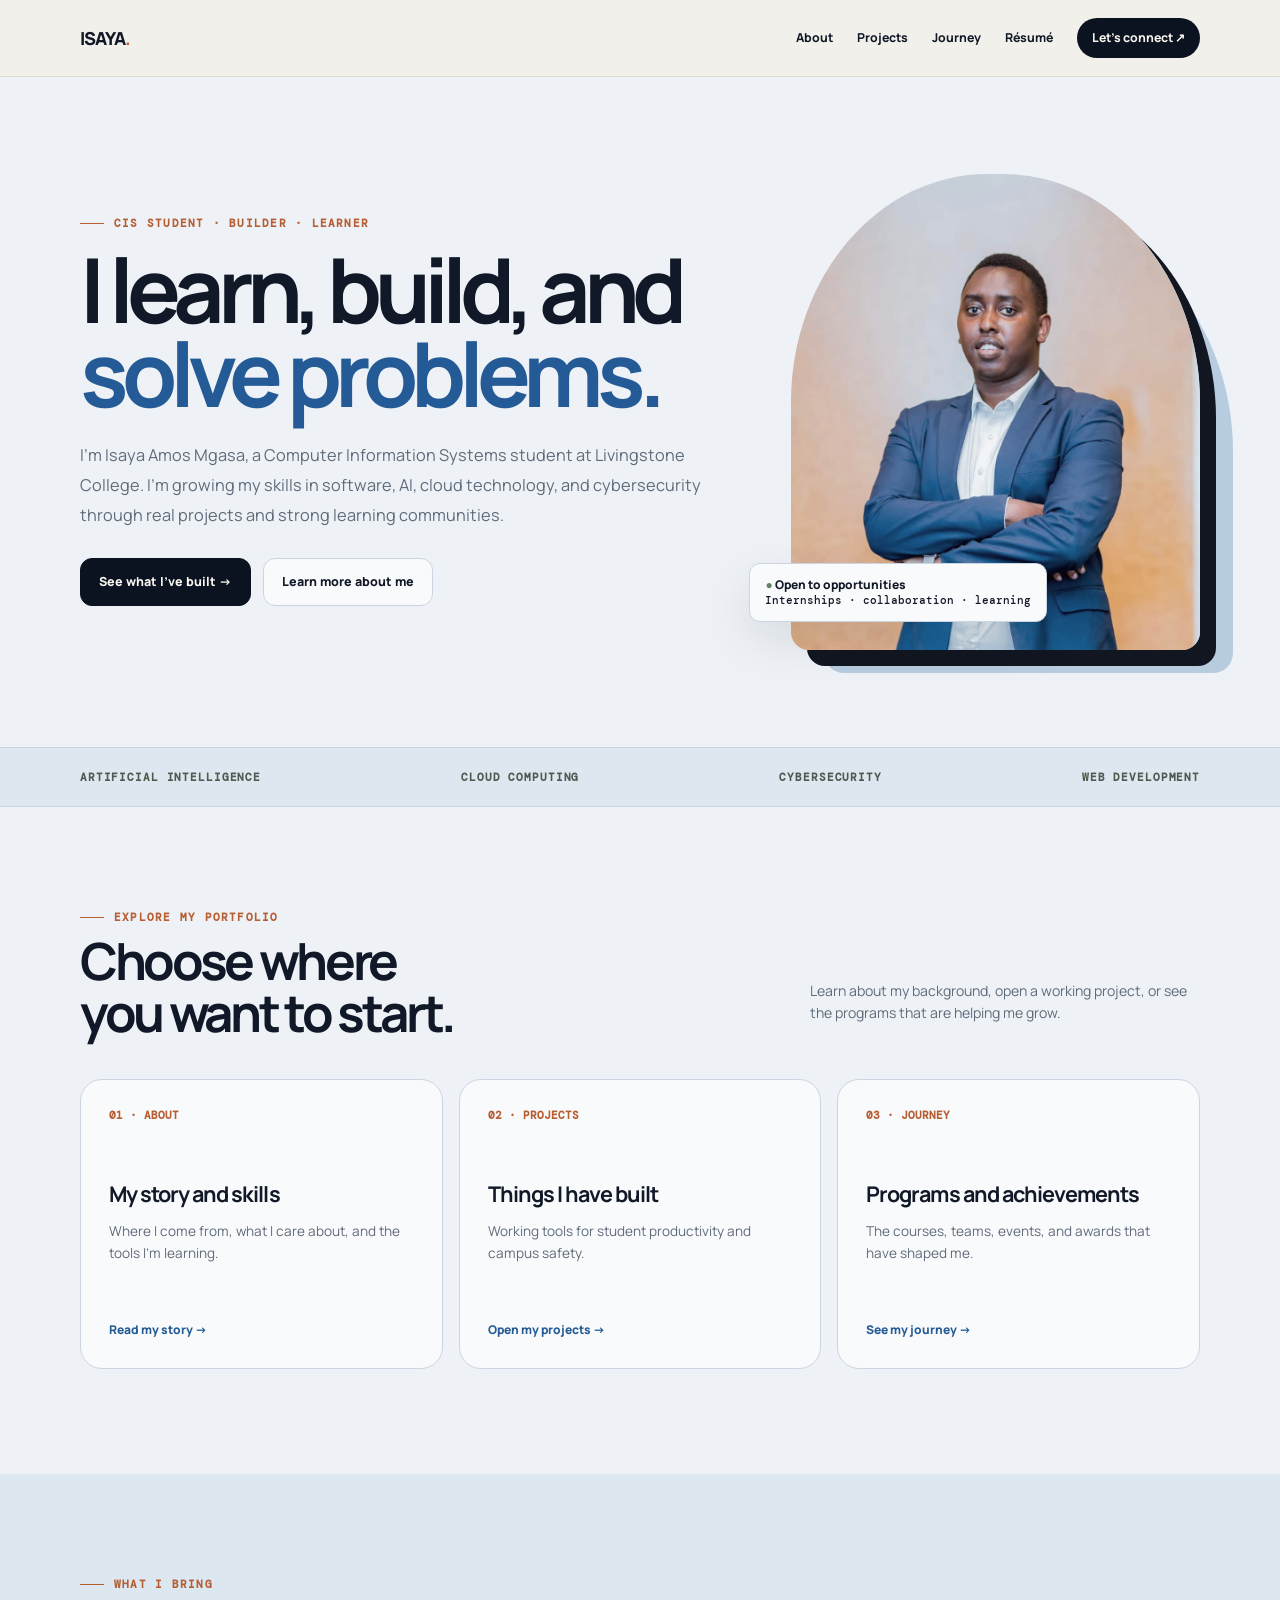
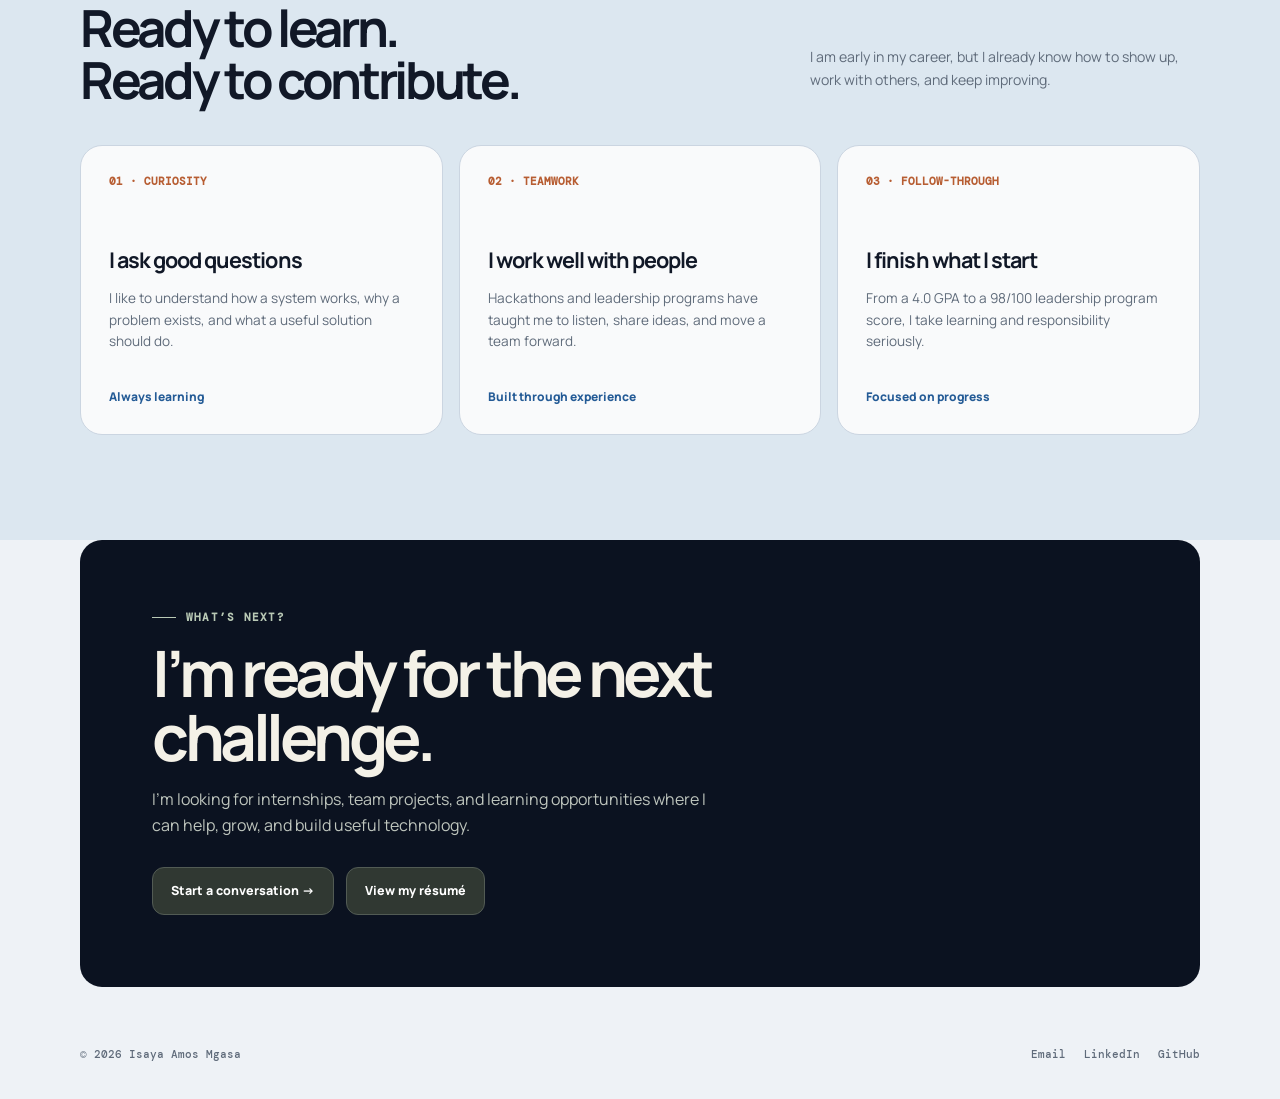
<file: index.html>
<!doctype html><html lang="en"><head><meta charset="utf-8"><meta name="viewport" content="width=device-width,initial-scale=1"><meta name="description" content="Portfolio of Isaya Amos Mgasa, a CIS student building thoughtful technology."><meta name="theme-color" content="#f2f0e9"><title>Isaya Amos Mgasa | Portfolio</title><link rel="preconnect" href="https://fonts.googleapis.com"><link rel="preconnect" href="https://fonts.gstatic.com" crossorigin><link href="https://fonts.googleapis.com/css2?family=DM+Mono:wght@400;500;600&amp;family=Manrope:wght@400;500;600;700;800&amp;display=swap" rel="stylesheet"><link rel="stylesheet" href="styles.css"></head><body>
<header class="site-header"><div class="wrap nav"><a class="brand" href="index.html" aria-current="page">ISAYA<span>.</span></a><button class="menu-button" aria-expanded="false" aria-controls="main-nav">Menu</button><nav class="nav-links" id="main-nav" aria-label="Main navigation"><a href="about.html">About</a><a href="projects.html">Projects</a><a href="journey.html">Journey</a><a href="resume.html">Résumé</a><a class="nav-cta" href="contact.html">Let’s connect ↗</a></nav></div></header>
<main><section class="wrap hero"><div class="reveal"><div class="eyebrow">CIS student · builder · learner</div><h1>I learn, build, and <em>solve problems.</em></h1><p class="lede">I’m Isaya Amos Mgasa, a Computer Information Systems student at Livingstone College. I’m growing my skills in software, AI, cloud technology, and cybersecurity through real projects and strong learning communities.</p><div class="actions"><a class="button primary" href="projects.html">See what I’ve built →</a><a class="button" href="about.html">Learn more about me</a></div></div><div class="portrait reveal"><img src="Profile%20snapshot.jpeg" alt="Portrait of Isaya Amos Mgasa"><div class="status"><b><i>●</i> Open to opportunities</b>Internships · collaboration · learning</div></div></section>
<div class="home-strip"><div class="wrap"><span>Artificial intelligence</span><span>Cloud computing</span><span>Cybersecurity</span><span>Web development</span></div></div>
<section class="section"><div class="wrap"><div class="section-head reveal"><div><div class="eyebrow">Explore my portfolio</div><h2 class="section-title">Choose where<br>you want to start.</h2></div><p class="section-copy">Learn about my background, open a working project, or see the programs that are helping me grow.</p></div><div class="path-grid"><a class="path-card reveal" href="about.html"><span class="number">01 · ABOUT</span><h3>My story and skills</h3><p>Where I come from, what I care about, and the tools I’m learning.</p><span class="card-link">Read my story →</span></a><a class="path-card reveal" href="projects.html"><span class="number">02 · PROJECTS</span><h3>Things I have built</h3><p>Working tools for student productivity and campus safety.</p><span class="card-link">Open my projects →</span></a><a class="path-card reveal" href="journey.html"><span class="number">03 · JOURNEY</span><h3>Programs and achievements</h3><p>The courses, teams, events, and awards that have shaped me.</p><span class="card-link">See my journey →</span></a></div></div></section>
<section class="section alt"><div class="wrap"><div class="section-head reveal"><div><div class="eyebrow">What I bring</div><h2 class="section-title">Ready to learn.<br>Ready to contribute.</h2></div><p class="section-copy">I am early in my career, but I already know how to show up, work with others, and keep improving.</p></div><div class="path-grid"><article class="path-card reveal"><span class="number">01 · CURIOSITY</span><h3>I ask good questions</h3><p>I like to understand how a system works, why a problem exists, and what a useful solution should do.</p><span class="card-link">Always learning</span></article><article class="path-card reveal"><span class="number">02 · TEAMWORK</span><h3>I work well with people</h3><p>Hackathons and leadership programs have taught me to listen, share ideas, and move a team forward.</p><span class="card-link">Built through experience</span></article><article class="path-card reveal"><span class="number">03 · FOLLOW-THROUGH</span><h3>I finish what I start</h3><p>From a 4.0 GPA to a 98/100 leadership program score, I take learning and responsibility seriously.</p><span class="card-link">Focused on progress</span></article></div></div></section></main>
<section class="closing"><div class="wrap closing-box reveal"><div class="eyebrow">What’s next?</div><h2>I’m ready for the next challenge.</h2><p>I’m looking for internships, team projects, and learning opportunities where I can help, grow, and build useful technology.</p><div class="actions"><a class="button" href="contact.html">Start a conversation →</a><a class="button ghost" href="resume.html">View my résumé</a></div></div></section>
<footer class="wrap"><span>© 2026 Isaya Amos Mgasa</span><div class="footer-links"><a href="mailto:isayamgasa@gmail.com">Email</a><a href="https://www.linkedin.com/in/isaya-amos-mgasa-5621a8295/" target="_blank" rel="noopener noreferrer">LinkedIn</a><a href="https://github.com/Amos-Isaya" target="_blank" rel="noopener noreferrer">GitHub</a></div></footer><script src="script.js"></script></body></html>
</file>
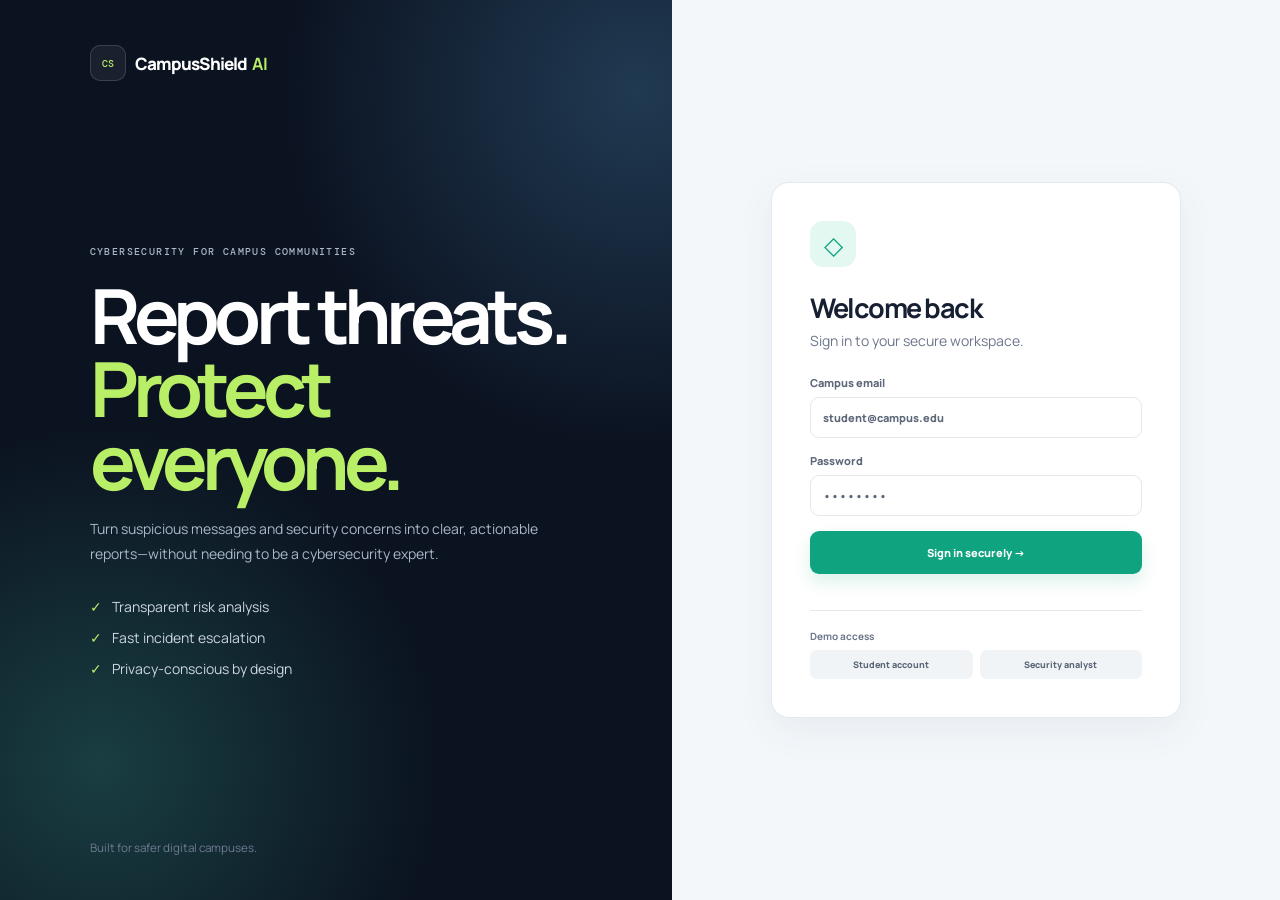
<file: CampusShield-AI/index.html>
<!doctype html><html lang="en"><head><meta charset="utf-8"><meta name="viewport" content="width=device-width,initial-scale=1"><meta http-equiv="refresh" content="0;url=public/"><title>Opening CampusShield AI…</title><script>location.replace('public/')</script></head><body><p><a href="public/">Open CampusShield AI</a></p></body></html>
</file>
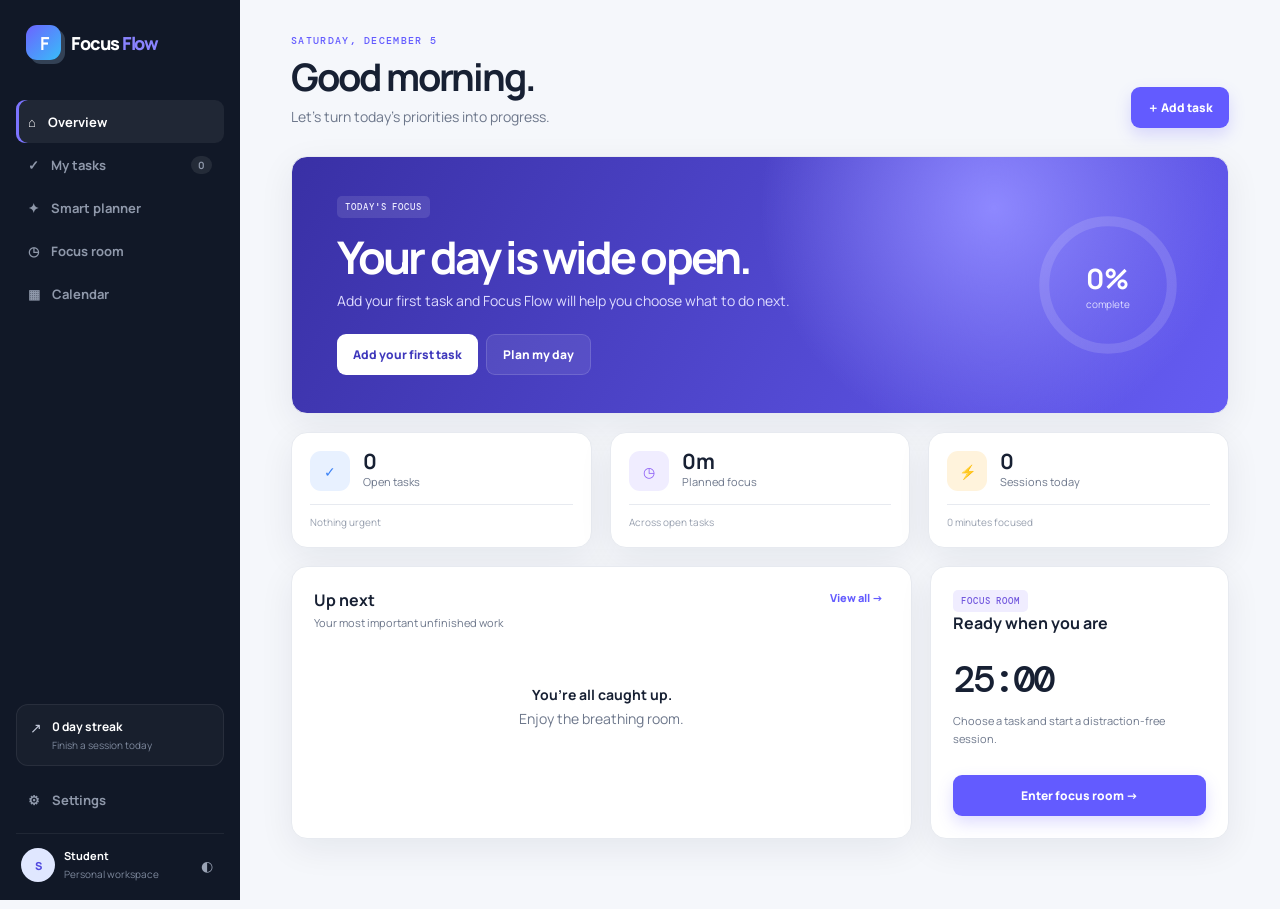
<file: student-productivity-coach/index.html>
<!doctype html>
<html lang="en">
<head>
  <meta charset="utf-8">
  <meta name="viewport" content="width=device-width,initial-scale=1">
  <meta http-equiv="refresh" content="0;url=app.html">
  <title>Opening Focus Flow…</title>
  <script>location.replace('app.html')</script>
</head>
<body>
  <p><a href="app.html">Open Focus Flow</a></p>
</body>
</html>
</file>
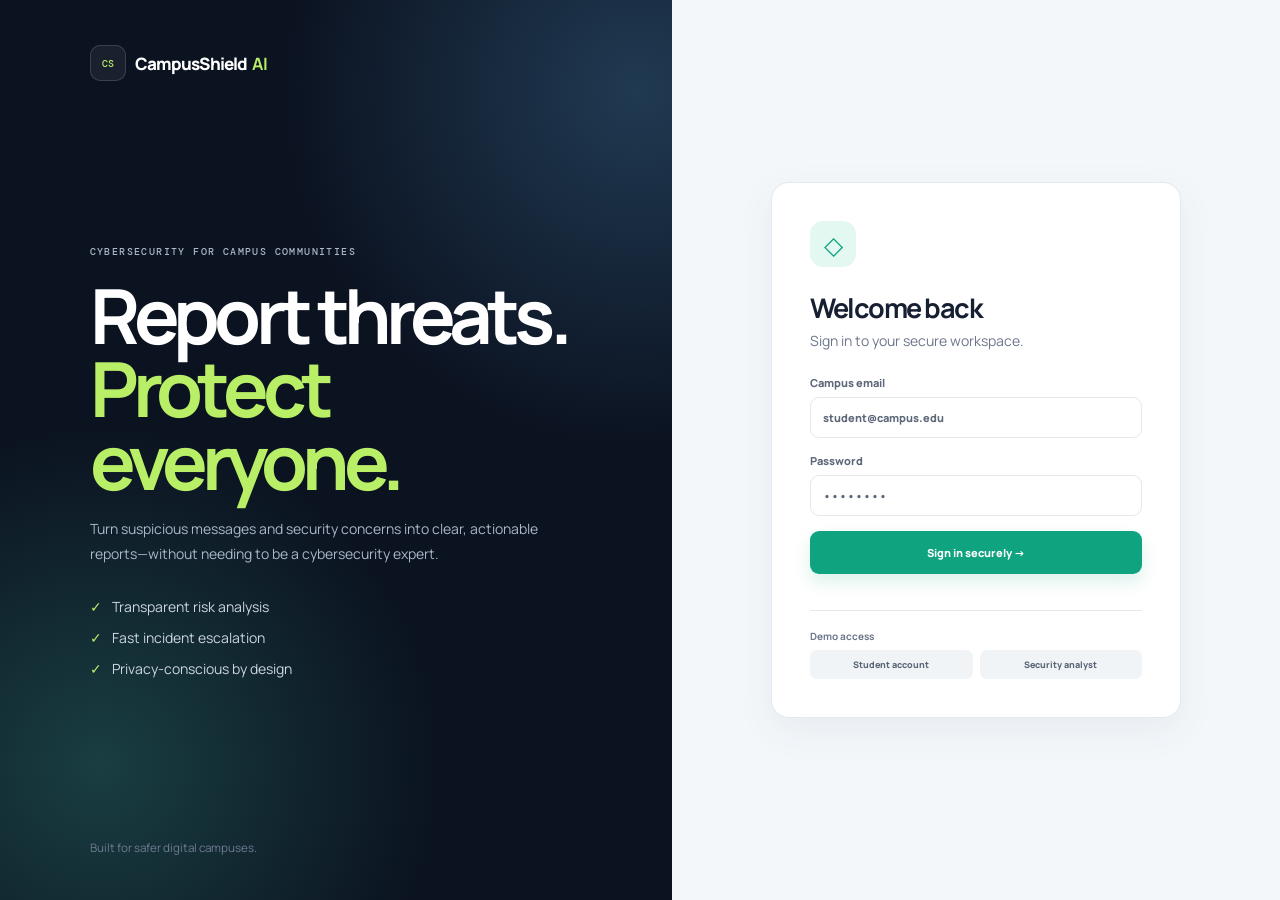
<file: CampusShield-AI/public/index.html>
<!doctype html><html lang="en"><head><meta charset="utf-8"><meta name="viewport" content="width=device-width,initial-scale=1"><meta name="theme-color" content="#0b1220"><meta name="description" content="CampusShield AI helps campus communities report and triage cybersecurity incidents."><title>CampusShield AI</title><link rel="preconnect" href="https://fonts.googleapis.com"><link href="https://fonts.googleapis.com/css2?family=DM+Mono:wght@400;500&family=Manrope:wght@400;500;600;700;800&display=swap" rel="stylesheet"><link rel="stylesheet" href="styles.css"></head><body>
<section class="auth-screen" id="authScreen"><div class="auth-brand"><a class="brand"><span>CS</span>CampusShield <b>AI</b></a><div><p class="eyebrow">CYBERSECURITY FOR CAMPUS COMMUNITIES</p><h1>Report threats.<br><em>Protect everyone.</em></h1><p>Turn suspicious messages and security concerns into clear, actionable reports—without needing to be a cybersecurity expert.</p><ul><li>Transparent risk analysis</li><li>Fast incident escalation</li><li>Privacy-conscious by design</li></ul></div><small>Built for safer digital campuses.</small></div><div class="login-wrap"><form class="login-card" id="loginForm"><span class="shield">◇</span><h2>Welcome back</h2><p>Sign in to your secure workspace.</p><label>Campus email<input id="loginEmail" type="email" required autocomplete="username" value="student@campus.edu"></label><label>Password<input id="loginPassword" type="password" required autocomplete="current-password" value="Demo123!"></label><button class="button primary">Sign in securely →</button><p class="error" id="loginError"></p><div class="demo"><b>Demo access</b><button type="button" data-demo="student">Student account</button><button type="button" data-demo="analyst">Security analyst</button></div></form></div></section>
<div class="app hidden" id="app"><aside class="sidebar"><a class="brand"><span>CS</span>CampusShield <b>AI</b></a><nav><button class="active" data-view="overview">⌂ <span>Overview</span></button><button data-view="report">＋ <span>Report incident</span></button><button data-view="incidents">◇ <span>Incidents</span><i id="incidentCount">0</i></button><button class="analyst-only" data-view="analytics">↗ <span>Threat analytics</span></button><button class="analyst-only" data-view="audit">≡ <span>Audit activity</span></button><button data-view="learn">▤ <span>Safety center</span></button></nav><div class="side-note"><b>Need urgent help?</b><p>Disconnect affected devices and contact campus IT or emergency services.</p></div><div class="account"><i id="avatar">JS</i><div><b id="userName">Jordan Student</b><span id="userRole">Student</span></div><button id="logout" title="Sign out">↗</button></div></aside><main><header class="mobile-head"><button id="menu">☰</button><a class="brand"><span>CS</span>CampusShield <b>AI</b></a><button data-view="report">＋</button></header>
<section class="view active" id="overviewView"><header class="page-head"><div><p class="eyebrow" id="dateLabel"></p><h1 id="welcome">Welcome back.</h1><p id="welcomeCopy">Your reports help protect the entire campus community.</p></div><button class="button primary" data-view="report">＋ Report an incident</button></header><div class="hero"><div><span class="tag safe">SECURITY STATUS</span><h2>Stay alert. You are part of the defense.</h2><p>Not sure whether something is dangerous? Report it. CampusShield provides immediate guidance while keeping security analysts in control.</p><button class="button white" data-view="report">Analyze something suspicious →</button></div><div class="radar"><i></i><i></i><i></i><span>✓</span></div></div><div class="stats" id="overviewStats"></div><section class="panel"><div class="panel-head"><div><h2 id="recentTitle">Your recent reports</h2><p>Latest security activity</p></div><button data-view="incidents">View all →</button></div><div id="recentIncidents" class="incident-list"></div></section></section>
<section class="view" id="reportView"><header class="page-head"><div><p class="eyebrow">NEW SECURITY REPORT</p><h1>Tell us what happened.</h1><p>Share only what is necessary. Never submit passwords or private financial information.</p></div></header><div class="report-grid"><form class="panel report-form" id="reportForm"><div class="step"><b>1</b><div><h2>Incident details</h2><p>Describe the concern in your own words.</p></div></div><label>Short title<input id="reportTitle" maxlength="120" required placeholder="Example: Unexpected password reset email"></label><label>What kind of incident is this?<select id="reportType" required><option value="phishing">Suspicious email or phishing</option><option value="malware">Malware or suspicious file</option><option value="account">Account or login problem</option><option value="harassment">Online harassment or impersonation</option><option value="other">Something else</option></select></label><label>What happened?<textarea id="reportDescription" maxlength="4000" required placeholder="Explain where you saw it and what made you suspicious…"></textarea></label><label>Suspicious text or URL <small>Optional—do not include passwords</small><textarea id="reportContent" maxlength="8000" placeholder="Paste the suspicious message or link here for analysis…"></textarea></label><label class="consent"><input type="checkbox" required> <span>I confirm this report does not contain passwords, Social Security numbers, or banking details.</span></label><button class="button primary">Analyze and submit report ✦</button></form><aside><section class="panel guidance"><span>!</span><h2>Before you submit</h2><ul><li>Do not click suspicious links again.</li><li>Do not download or open attachments.</li><li>Preserve the original message if safe.</li><li>Disconnect a device if you suspect malware.</li></ul></section><section class="panel privacy"><b>Privacy reminder</b><p>Your report is visible to authorized campus security analysts. Include only information needed to investigate.</p></section></aside></div></section>
<section class="view" id="resultView"><header class="page-head"><div><p class="eyebrow">INITIAL TRIAGE COMPLETE</p><h1>Report received.</h1><p>A security analyst should verify this automated assessment.</p></div></header><section class="panel result" id="resultCard"></section></section>
<section class="view" id="incidentsView"><header class="page-head"><div><p class="eyebrow">INCIDENT CENTER</p><h1 id="incidentsHeading">Security reports</h1><p>Review status, risk assessment, and recommended next steps.</p></div><button class="button primary" data-view="report">＋ New report</button></header><section class="panel"><div class="toolbar"><label>⌕<input id="search" type="search" placeholder="Search reports…"></label><div id="filters"><button class="active" data-filter="all">All</button><button data-filter="new">New</button><button data-filter="investigating">Investigating</button><button data-filter="resolved">Resolved</button></div></div><div class="incident-list roomy" id="incidentList"></div></section></section>
<section class="view analyst-only" id="analyticsView"><header class="page-head"><div><p class="eyebrow">THREAT INTELLIGENCE</p><h1>Security at a glance.</h1><p>Monitor reported threats and prioritize the analyst workload.</p></div></header><div class="stats" id="analyticsStats"></div><div class="analytics-grid"><section class="panel chart-card"><h2>Reports by category</h2><div id="typeChart"></div></section><section class="panel chart-card"><h2>Severity distribution</h2><div id="severityChart"></div></section></div></section>
<section class="view analyst-only" id="auditView"><header class="page-head"><div><p class="eyebrow">ACCOUNTABILITY</p><h1>Audit activity.</h1><p>A traceable record of sensitive actions in the system.</p></div></header><section class="panel table-wrap"><table><thead><tr><th>Time</th><th>User</th><th>Action</th><th>Resource</th><th>Detail</th></tr></thead><tbody id="auditTable"></tbody></table></section></section>
<section class="view" id="learnView"><header class="page-head"><div><p class="eyebrow">SAFETY CENTER</p><h1>Recognize the warning signs.</h1><p>Small habits can prevent serious security incidents.</p></div></header><div class="learn-grid"><article class="panel"><i>01</i><h2>Pause before acting</h2><p>Urgency is a common manipulation technique. Slow down and verify unexpected requests through an official channel.</p></article><article class="panel"><i>02</i><h2>Inspect the sender</h2><p>Look for misspelled domains, unusual addresses, and display names that imitate trusted organizations.</p></article><article class="panel"><i>03</i><h2>Protect credentials</h2><p>Never provide passwords or verification codes through email, text, or an unfamiliar login page.</p></article><article class="panel"><i>04</i><h2>Report early</h2><p>Reporting a suspicious message—even if you did not click it—can protect other people from the same campaign.</p></article></div></section>
</main></div><div class="toast" id="toast"></div><script src="app.js"></script></body></html>
</file>
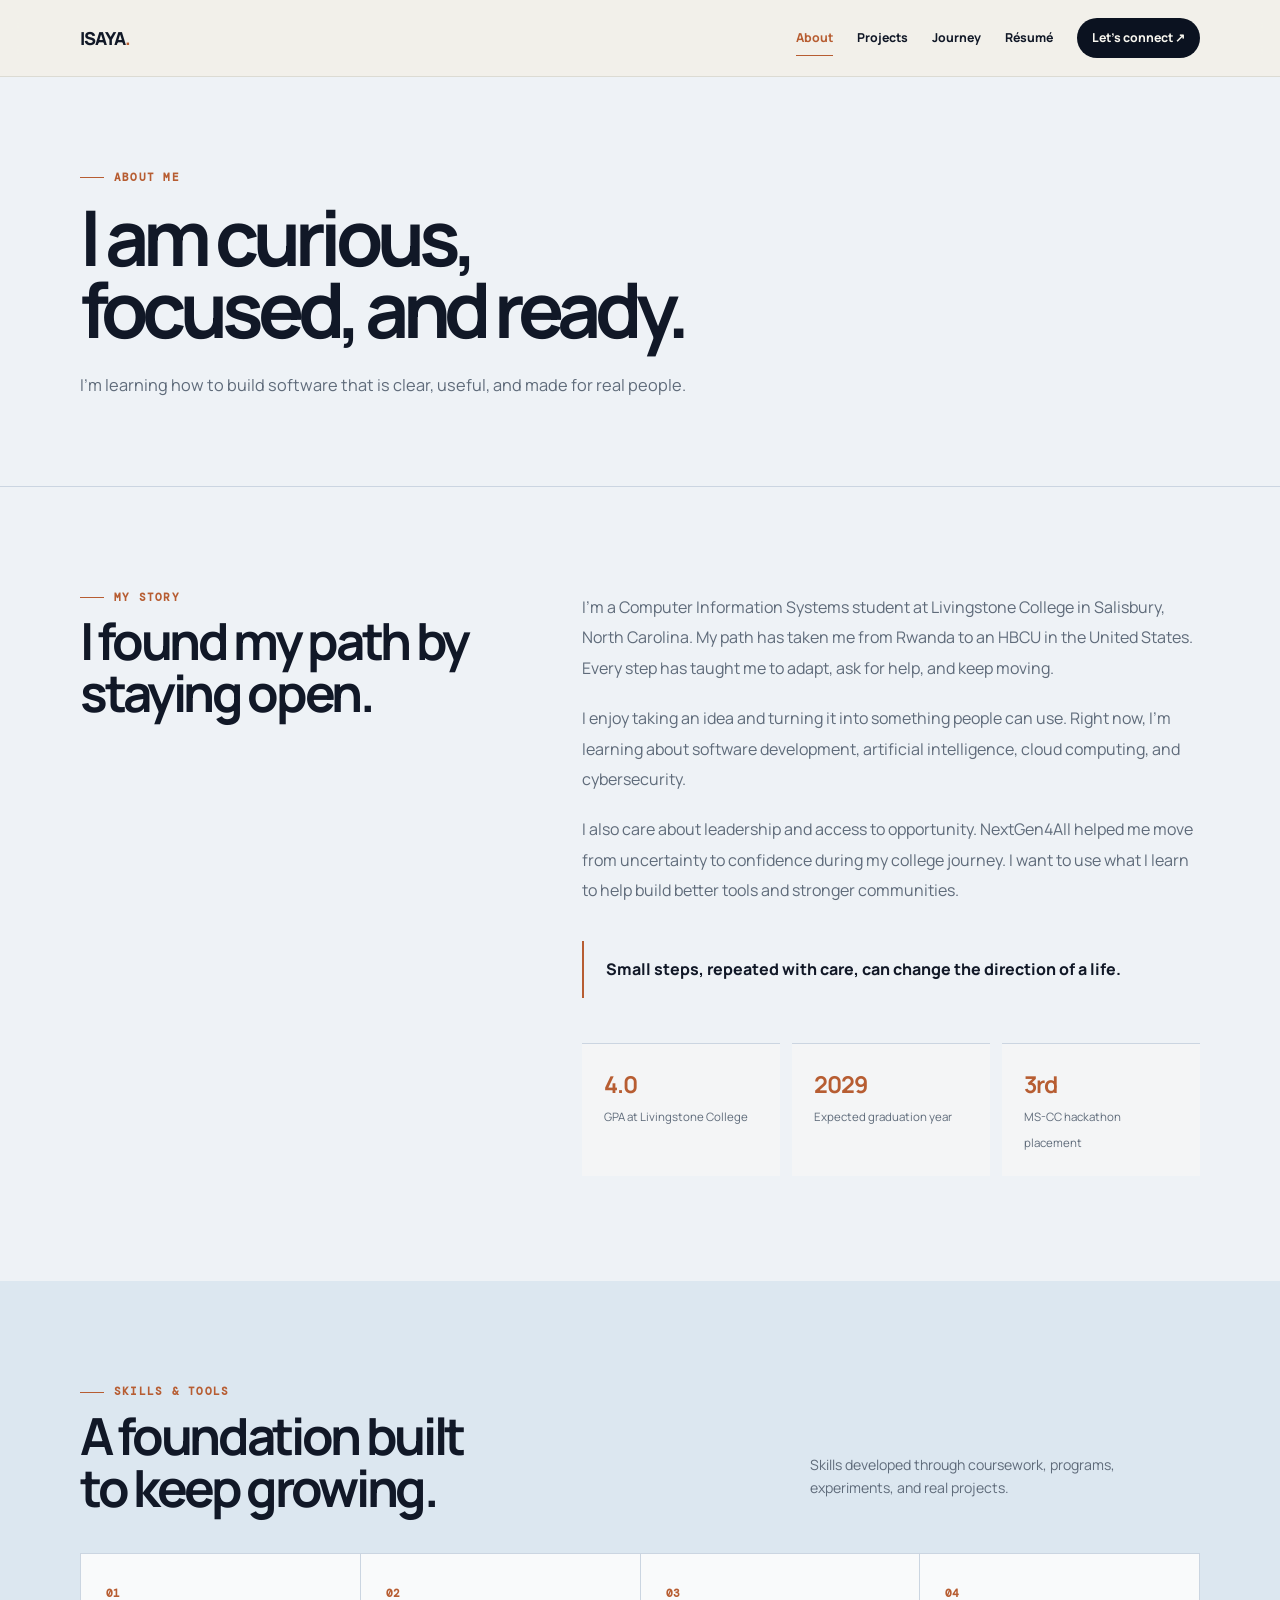
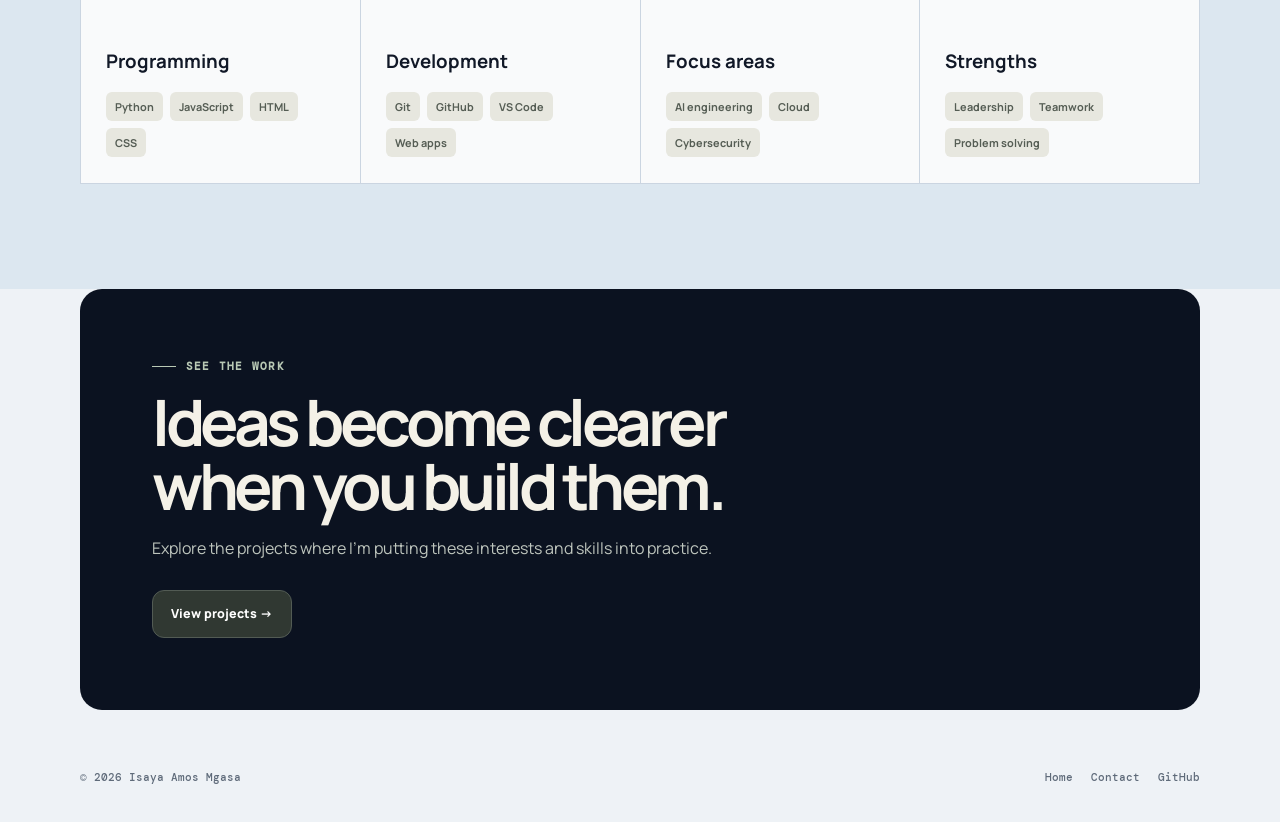
<file: about.html>
<!doctype html><html lang="en"><head><meta charset="utf-8"><meta name="viewport" content="width=device-width,initial-scale=1"><meta name="description" content="About Isaya Amos Mgasa—background, interests, and technical skills."><title>About | Isaya Amos Mgasa</title><link rel="preconnect" href="https://fonts.googleapis.com"><link rel="preconnect" href="https://fonts.gstatic.com" crossorigin><link href="https://fonts.googleapis.com/css2?family=DM+Mono:wght@400;500;600&amp;family=Manrope:wght@400;500;600;700;800&amp;display=swap" rel="stylesheet"><link rel="stylesheet" href="styles.css"></head><body>
<header class="site-header"><div class="wrap nav"><a class="brand" href="index.html">ISAYA<span>.</span></a><button class="menu-button" aria-expanded="false" aria-controls="main-nav">Menu</button><nav class="nav-links" id="main-nav" aria-label="Main navigation"><a href="about.html" aria-current="page">About</a><a href="projects.html">Projects</a><a href="journey.html">Journey</a><a href="resume.html">Résumé</a><a class="nav-cta" href="contact.html">Let’s connect ↗</a></nav></div></header>
<main><section class="page-hero"><div class="wrap reveal"><div class="eyebrow">About me</div><h1>I am curious,<br>focused, and ready.</h1><p class="lede">I’m learning how to build software that is clear, useful, and made for real people.</p></div></section>
<section class="section"><div class="wrap split"><div class="reveal"><div class="eyebrow">My story</div><h2 class="section-title">I found my path by staying open.</h2></div><div class="prose reveal"><p>I’m a Computer Information Systems student at Livingstone College in Salisbury, North Carolina. My path has taken me from Rwanda to an HBCU in the United States. Every step has taught me to adapt, ask for help, and keep moving.</p><p>I enjoy taking an idea and turning it into something people can use. Right now, I’m learning about software development, artificial intelligence, cloud computing, and cybersecurity.</p><p>I also care about leadership and access to opportunity. NextGen4All helped me move from uncertainty to confidence during my college journey. I want to use what I learn to help build better tools and stronger communities.</p><div class="quote">Small steps, repeated with care, can change the direction of a life.</div><div class="facts"><div class="fact"><strong>4.0</strong><span>GPA at Livingstone College</span></div><div class="fact"><strong>2029</strong><span>Expected graduation year</span></div><div class="fact"><strong>3rd</strong><span>MS-CC hackathon placement</span></div></div></div></div></section>
<section class="section alt"><div class="wrap"><div class="section-head reveal"><div><div class="eyebrow">Skills &amp; tools</div><h2 class="section-title">A foundation built<br>to keep growing.</h2></div><p class="section-copy">Skills developed through coursework, programs, experiments, and real projects.</p></div><div class="skill-grid reveal"><article class="skill"><b>01</b><h3>Programming</h3><div class="tags"><span class="tag">Python</span><span class="tag">JavaScript</span><span class="tag">HTML</span><span class="tag">CSS</span></div></article><article class="skill"><b>02</b><h3>Development</h3><div class="tags"><span class="tag">Git</span><span class="tag">GitHub</span><span class="tag">VS Code</span><span class="tag">Web apps</span></div></article><article class="skill"><b>03</b><h3>Focus areas</h3><div class="tags"><span class="tag">AI engineering</span><span class="tag">Cloud</span><span class="tag">Cybersecurity</span></div></article><article class="skill"><b>04</b><h3>Strengths</h3><div class="tags"><span class="tag">Leadership</span><span class="tag">Teamwork</span><span class="tag">Problem solving</span></div></article></div></div></section></main>
<section class="closing"><div class="wrap closing-box reveal"><div class="eyebrow">See the work</div><h2>Ideas become clearer when you build them.</h2><p>Explore the projects where I’m putting these interests and skills into practice.</p><div class="actions"><a class="button" href="projects.html">View projects →</a></div></div></section><footer class="wrap"><span>© 2026 Isaya Amos Mgasa</span><div class="footer-links"><a href="index.html">Home</a><a href="contact.html">Contact</a><a href="https://github.com/Amos-Isaya" target="_blank" rel="noopener noreferrer">GitHub</a></div></footer><script src="script.js"></script></body></html>
</file>
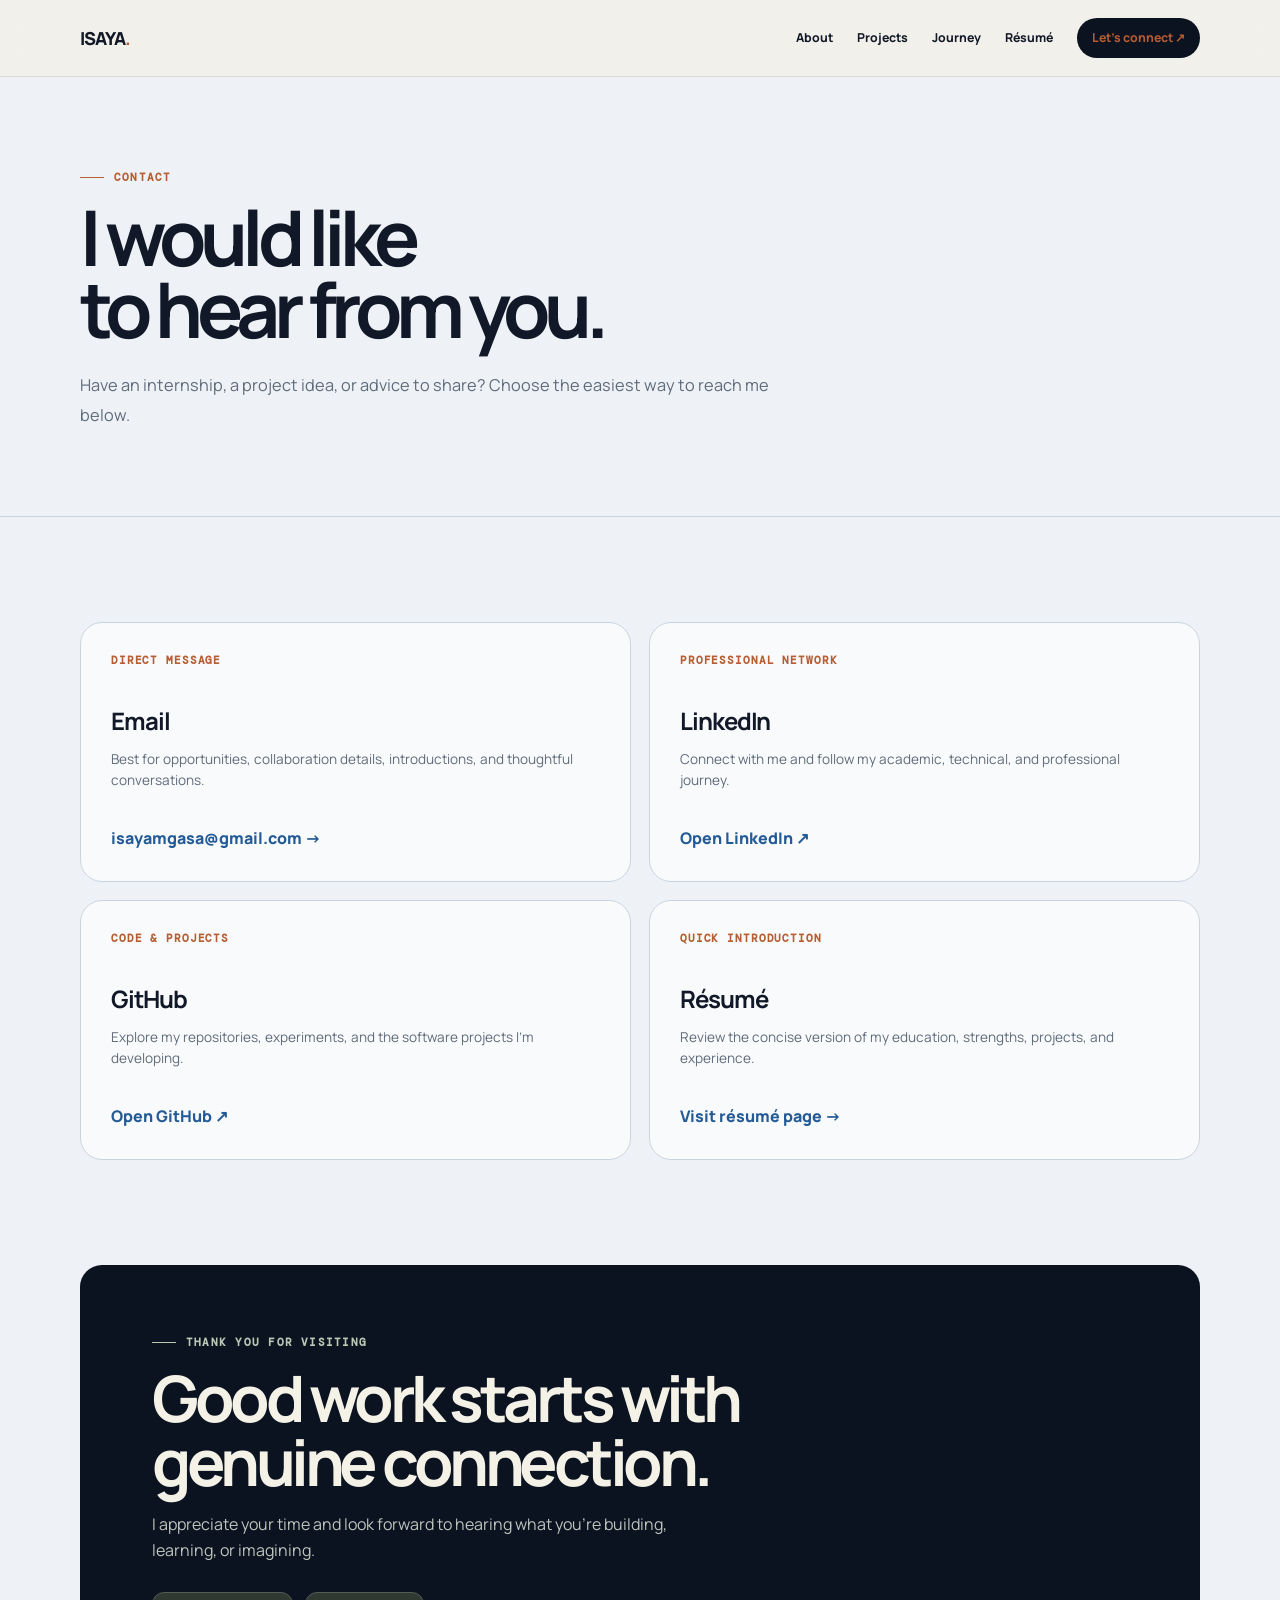
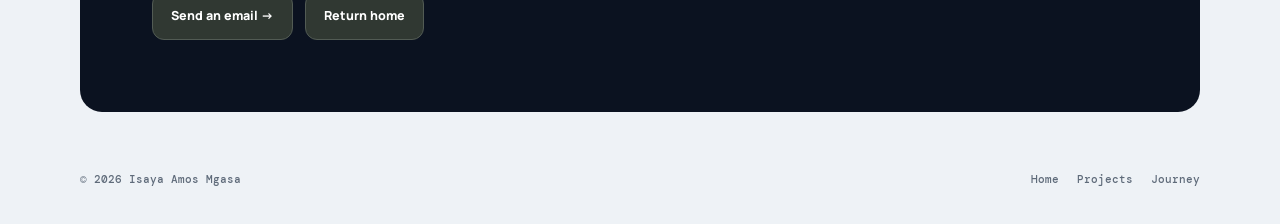
<file: contact.html>
<!doctype html><html lang="en"><head><meta charset="utf-8"><meta name="viewport" content="width=device-width,initial-scale=1"><meta name="description" content="Contact Isaya Amos Mgasa for internships, collaborations, and technology opportunities."><title>Contact | Isaya Amos Mgasa</title><link rel="preconnect" href="https://fonts.googleapis.com"><link rel="preconnect" href="https://fonts.gstatic.com" crossorigin><link href="https://fonts.googleapis.com/css2?family=DM+Mono:wght@400;500;600&amp;family=Manrope:wght@400;500;600;700;800&amp;display=swap" rel="stylesheet"><link rel="stylesheet" href="styles.css"></head><body>
<header class="site-header"><div class="wrap nav"><a class="brand" href="index.html">ISAYA<span>.</span></a><button class="menu-button" aria-expanded="false" aria-controls="main-nav">Menu</button><nav class="nav-links" id="main-nav" aria-label="Main navigation"><a href="about.html">About</a><a href="projects.html">Projects</a><a href="journey.html">Journey</a><a href="resume.html">Résumé</a><a class="nav-cta" href="contact.html" aria-current="page">Let’s connect ↗</a></nav></div></header>
<main><section class="page-hero"><div class="wrap reveal"><div class="eyebrow">Contact</div><h1>I would like<br>to hear from you.</h1><p class="lede">Have an internship, a project idea, or advice to share? Choose the easiest way to reach me below.</p></div></section>
<section class="section"><div class="wrap contact-grid"><article class="contact-card reveal"><div class="project-label">Direct message</div><h2>Email</h2><p>Best for opportunities, collaboration details, introductions, and thoughtful conversations.</p><a href="mailto:isayamgasa@gmail.com">isayamgasa@gmail.com →</a></article><article class="contact-card reveal"><div class="project-label">Professional network</div><h2>LinkedIn</h2><p>Connect with me and follow my academic, technical, and professional journey.</p><a href="https://www.linkedin.com/in/isaya-amos-mgasa-5621a8295/" target="_blank" rel="noopener noreferrer">Open LinkedIn ↗</a></article><article class="contact-card reveal"><div class="project-label">Code &amp; projects</div><h2>GitHub</h2><p>Explore my repositories, experiments, and the software projects I’m developing.</p><a href="https://github.com/Amos-Isaya" target="_blank" rel="noopener noreferrer">Open GitHub ↗</a></article><article class="contact-card reveal"><div class="project-label">Quick introduction</div><h2>Résumé</h2><p>Review the concise version of my education, strengths, projects, and experience.</p><a href="resume.html">Visit résumé page →</a></article></div></section></main>
<section class="closing"><div class="wrap closing-box reveal"><div class="eyebrow">Thank you for visiting</div><h2>Good work starts with genuine connection.</h2><p>I appreciate your time and look forward to hearing what you’re building, learning, or imagining.</p><div class="actions"><a class="button" href="mailto:isayamgasa@gmail.com">Send an email →</a><a class="button ghost" href="index.html">Return home</a></div></div></section><footer class="wrap"><span>© 2026 Isaya Amos Mgasa</span><div class="footer-links"><a href="index.html">Home</a><a href="projects.html">Projects</a><a href="journey.html">Journey</a></div></footer><script src="script.js"></script></body></html>
</file>
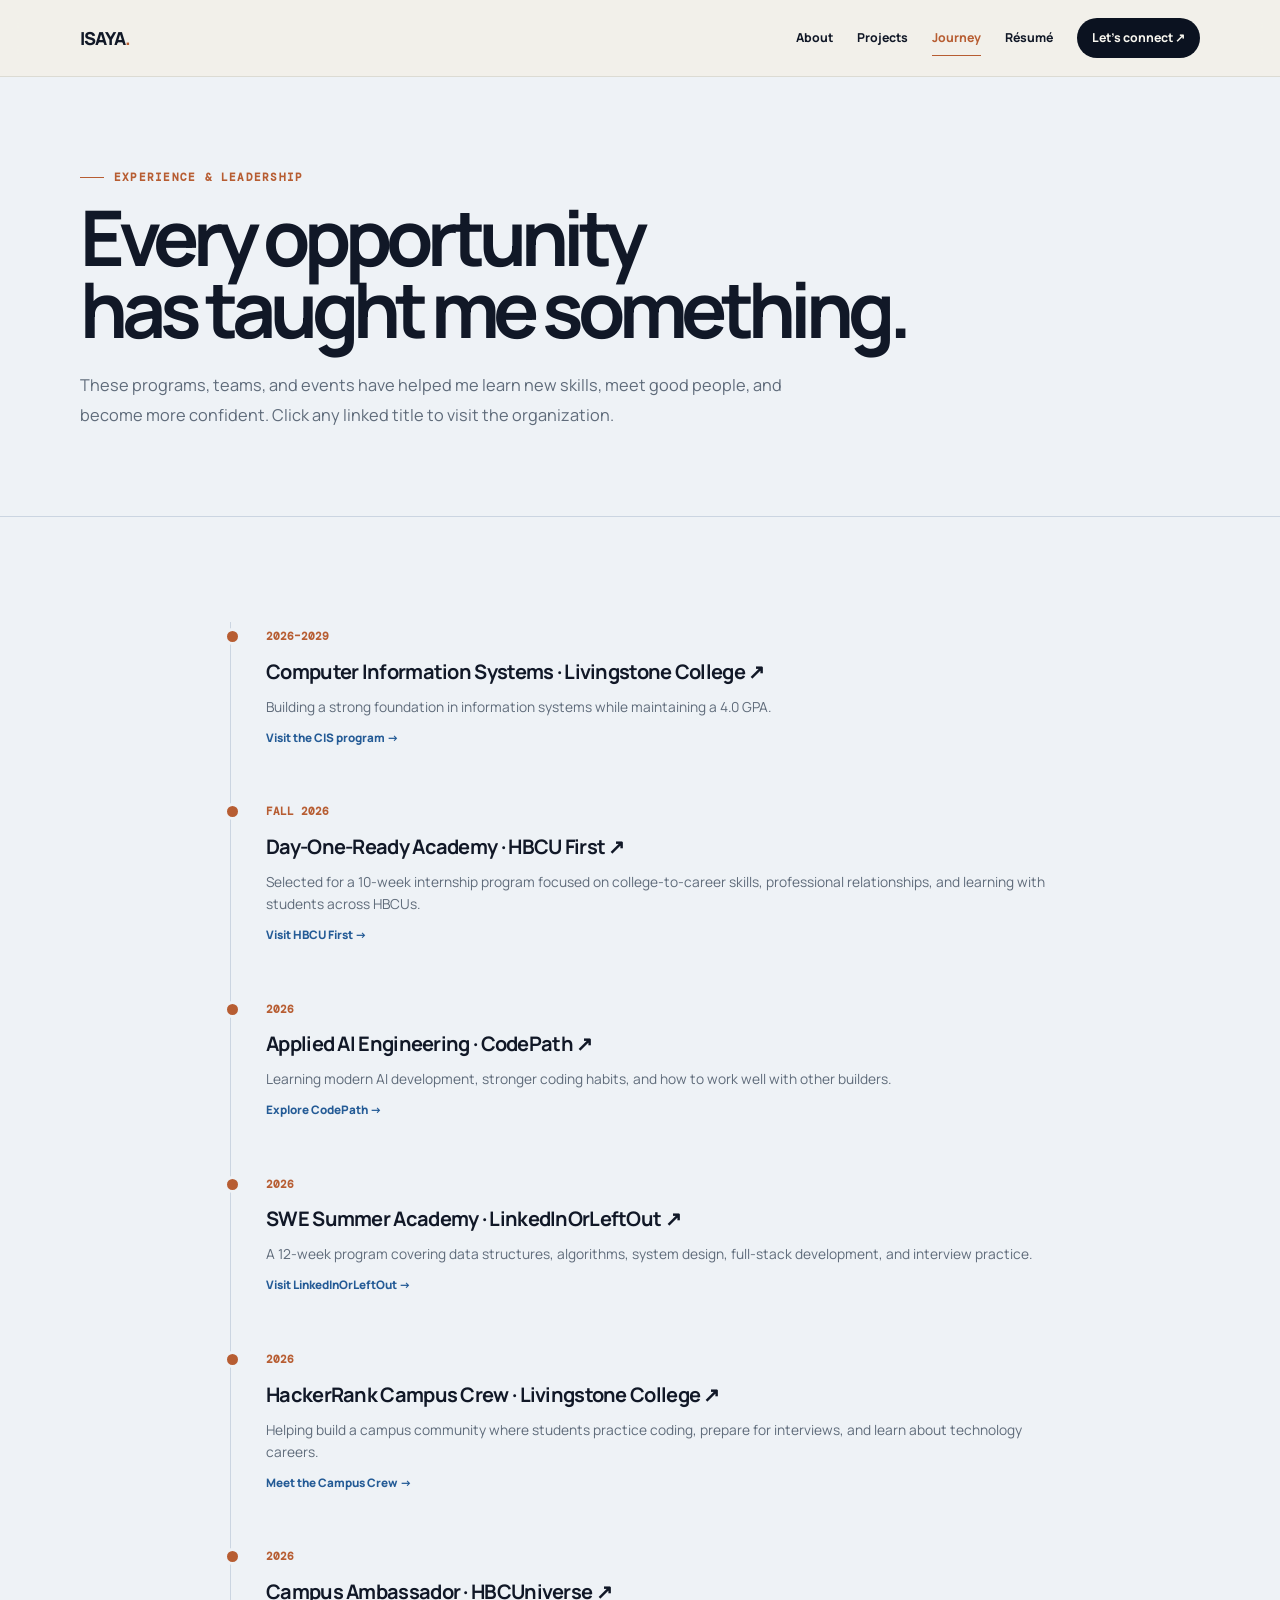
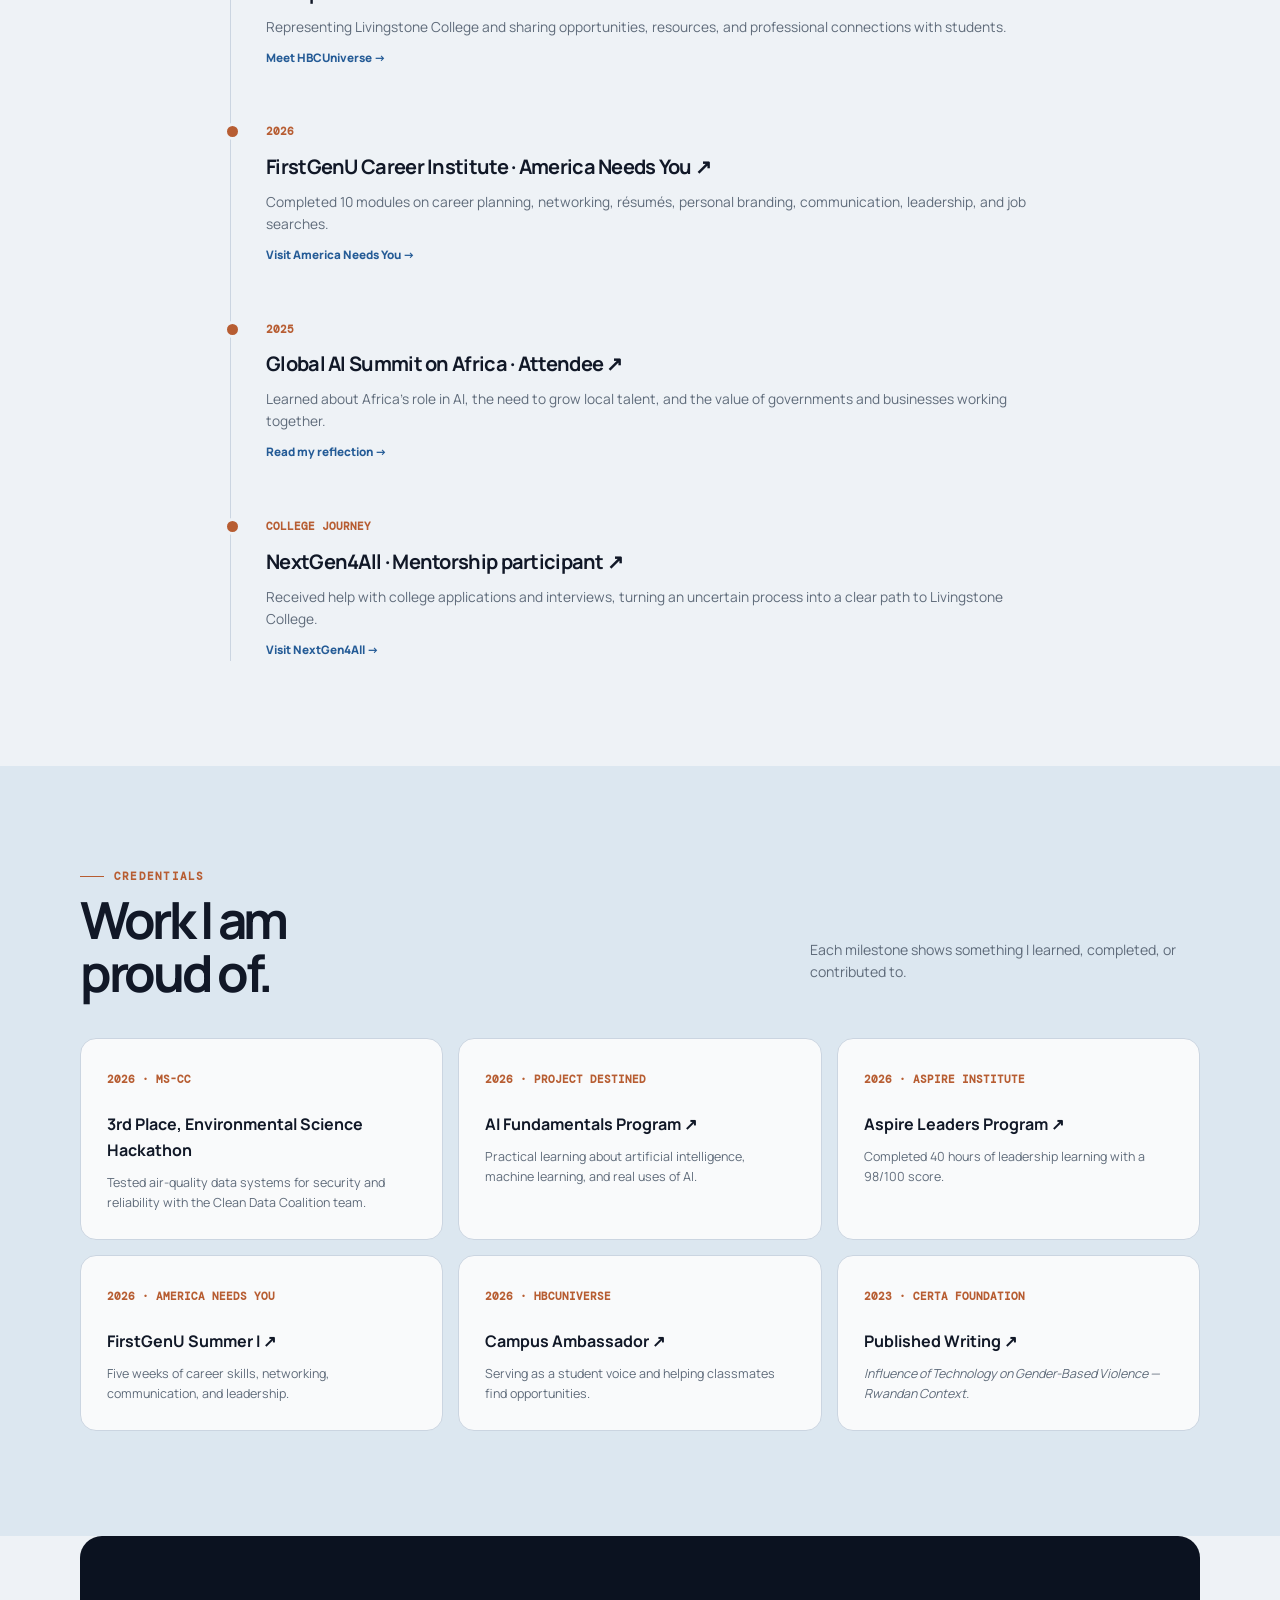
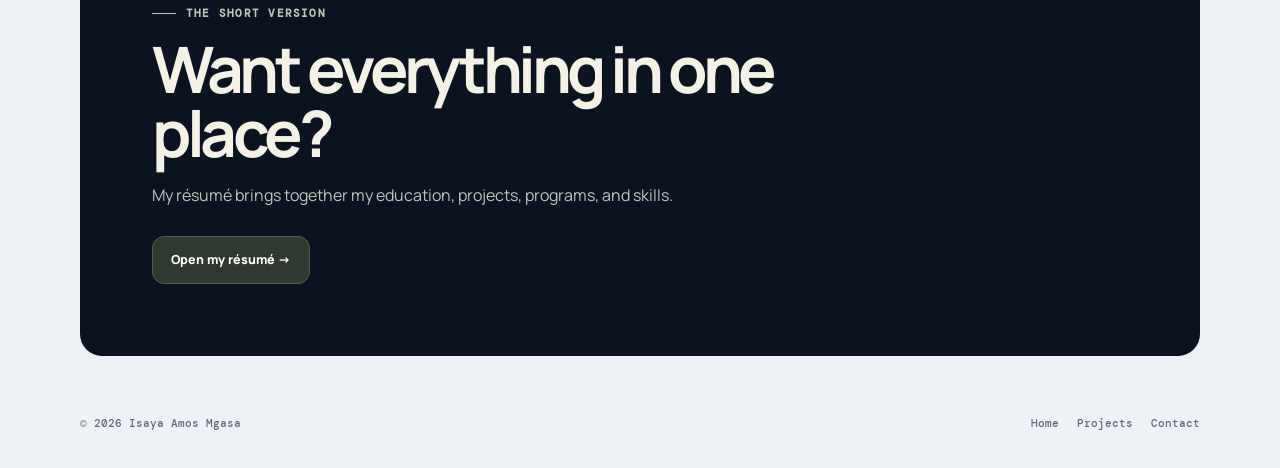
<file: journey.html>
<!doctype html><html lang="en"><head><meta charset="utf-8"><meta name="viewport" content="width=device-width,initial-scale=1"><meta name="description" content="The education, programs, leadership, and credentials of Isaya Amos Mgasa."><title>Journey | Isaya Amos Mgasa</title><link rel="preconnect" href="https://fonts.googleapis.com"><link rel="preconnect" href="https://fonts.gstatic.com" crossorigin><link href="https://fonts.googleapis.com/css2?family=DM+Mono:wght@400;500;600&amp;family=Manrope:wght@400;500;600;700;800&amp;display=swap" rel="stylesheet"><link rel="stylesheet" href="styles.css"></head><body>
<header class="site-header"><div class="wrap nav"><a class="brand" href="index.html">ISAYA<span>.</span></a><button class="menu-button" aria-expanded="false" aria-controls="main-nav">Menu</button><nav class="nav-links" id="main-nav" aria-label="Main navigation"><a href="about.html">About</a><a href="projects.html">Projects</a><a href="journey.html" aria-current="page">Journey</a><a href="resume.html">Résumé</a><a class="nav-cta" href="contact.html">Let’s connect ↗</a></nav></div></header>
<main><section class="page-hero"><div class="wrap reveal"><div class="eyebrow">Experience &amp; leadership</div><h1>Every opportunity<br>has taught me something.</h1><p class="lede">These programs, teams, and events have helped me learn new skills, meet good people, and become more confident. Click any linked title to visit the organization.</p></div></section>
<section class="section"><div class="wrap timeline reveal">
<article class="timeline-item"><time>2026–2029</time><h2><a href="https://livingstone.edu/academics/division-of-business/cis/" target="_blank" rel="noopener noreferrer">Computer Information Systems · Livingstone College ↗</a></h2><p>Building a strong foundation in information systems while maintaining a 4.0 GPA.</p><a class="external" href="https://livingstone.edu/academics/division-of-business/cis/" target="_blank" rel="noopener noreferrer">Visit the CIS program →</a></article>
<article class="timeline-item"><time>FALL 2026</time><h2><a href="https://hbcufirst.com/programs/hbcu-day-one-ready" target="_blank" rel="noopener noreferrer">Day-One-Ready Academy · HBCU First ↗</a></h2><p>Selected for a 10-week internship program focused on college-to-career skills, professional relationships, and learning with students across HBCUs.</p><a class="external" href="https://hbcufirst.com/programs/hbcu-day-one-ready" target="_blank" rel="noopener noreferrer">Visit HBCU First →</a></article>
<article class="timeline-item"><time>2026</time><h2><a href="https://www.codepath.org/courses/applied-ai-engineering" target="_blank" rel="noopener noreferrer">Applied AI Engineering · CodePath ↗</a></h2><p>Learning modern AI development, stronger coding habits, and how to work well with other builders.</p><a class="external" href="https://www.codepath.org/courses/applied-ai-engineering" target="_blank" rel="noopener noreferrer">Explore CodePath →</a></article>
<article class="timeline-item"><time>2026</time><h2><a href="https://www.linkedinorleftout.com/" target="_blank" rel="noopener noreferrer">SWE Summer Academy · LinkedInOrLeftOut ↗</a></h2><p>A 12-week program covering data structures, algorithms, system design, full-stack development, and interview practice.</p><a class="external" href="https://www.linkedinorleftout.com/" target="_blank" rel="noopener noreferrer">Visit LinkedInOrLeftOut →</a></article>
<article class="timeline-item"><time>2026</time><h2><a href="https://www.linkedin.com/company/hackerrank-lc" target="_blank" rel="noopener noreferrer">HackerRank Campus Crew · Livingstone College ↗</a></h2><p>Helping build a campus community where students practice coding, prepare for interviews, and learn about technology careers.</p><a class="external" href="https://www.linkedin.com/company/hackerrank-lc" target="_blank" rel="noopener noreferrer">Meet the Campus Crew →</a></article>
<article class="timeline-item"><time>2026</time><h2><a href="https://www.linkedin.com/company/hbcuniverse" target="_blank" rel="noopener noreferrer">Campus Ambassador · HBCUniverse ↗</a></h2><p>Representing Livingstone College and sharing opportunities, resources, and professional connections with students.</p><a class="external" href="https://www.linkedin.com/company/hbcuniverse" target="_blank" rel="noopener noreferrer">Meet HBCUniverse →</a></article>
<article class="timeline-item"><time>2026</time><h2><a href="https://americaneedsyou.org/" target="_blank" rel="noopener noreferrer">FirstGenU Career Institute · America Needs You ↗</a></h2><p>Completed 10 modules on career planning, networking, résumés, personal branding, communication, leadership, and job searches.</p><a class="external" href="https://americaneedsyou.org/" target="_blank" rel="noopener noreferrer">Visit America Needs You →</a></article>
<article class="timeline-item"><time>2025</time><h2><a href="https://www.linkedin.com/posts/isaya-amos-mgasa-5621a8295_aiinafrica-youthintech-digitalinnovation-activity-7314626278622478336-fKuS" target="_blank" rel="noopener noreferrer">Global AI Summit on Africa · Attendee ↗</a></h2><p>Learned about Africa’s role in AI, the need to grow local talent, and the value of governments and businesses working together.</p><a class="external" href="https://www.linkedin.com/posts/isaya-amos-mgasa-5621a8295_aiinafrica-youthintech-digitalinnovation-activity-7314626278622478336-fKuS" target="_blank" rel="noopener noreferrer">Read my reflection →</a></article>
<article class="timeline-item"><time>COLLEGE JOURNEY</time><h2><a href="https://nextgen4all.com/" target="_blank" rel="noopener noreferrer">NextGen4All · Mentorship participant ↗</a></h2><p>Received help with college applications and interviews, turning an uncertain process into a clear path to Livingstone College.</p><a class="external" href="https://nextgen4all.com/" target="_blank" rel="noopener noreferrer">Visit NextGen4All →</a></article>
</div></section>
<section class="section alt"><div class="wrap"><div class="section-head reveal"><div><div class="eyebrow">Credentials</div><h2 class="section-title">Work I am<br>proud of.</h2></div><p class="section-copy">Each milestone shows something I learned, completed, or contributed to.</p></div><div class="credential-grid reveal"><article class="credential"><small>2026 · MS-CC</small><h3>3rd Place, Environmental Science Hackathon</h3><p>Tested air-quality data systems for security and reliability with the Clean Data Coalition team.</p></article><article class="credential"><small>2026 · PROJECT DESTINED</small><h3><a href="https://projectdestined.com/programs" target="_blank" rel="noopener noreferrer">AI Fundamentals Program ↗</a></h3><p>Practical learning about artificial intelligence, machine learning, and real uses of AI.</p></article><article class="credential"><small>2026 · ASPIRE INSTITUTE</small><h3><a href="https://www.aspireleaders.org/program/aspire-leaders-program/" target="_blank" rel="noopener noreferrer">Aspire Leaders Program ↗</a></h3><p>Completed 40 hours of leadership learning with a 98/100 score.</p></article><article class="credential"><small>2026 · AMERICA NEEDS YOU</small><h3><a href="https://americaneedsyou.org/" target="_blank" rel="noopener noreferrer">FirstGenU Summer I ↗</a></h3><p>Five weeks of career skills, networking, communication, and leadership.</p></article><article class="credential"><small>2026 · HBCUNIVERSE</small><h3><a href="https://www.linkedin.com/company/hbcuniverse" target="_blank" rel="noopener noreferrer">Campus Ambassador ↗</a></h3><p>Serving as a student voice and helping classmates find opportunities.</p></article><article class="credential"><small>2023 · CERTA FOUNDATION</small><h3><a href="https://www.certafoundation.rw/" target="_blank" rel="noopener noreferrer">Published Writing ↗</a></h3><p><em>Influence of Technology on Gender-Based Violence — Rwandan Context.</em></p></article></div></div></section></main>
<section class="closing"><div class="wrap closing-box reveal"><div class="eyebrow">The short version</div><h2>Want everything in one place?</h2><p>My résumé brings together my education, projects, programs, and skills.</p><div class="actions"><a class="button" href="resume.html">Open my résumé →</a></div></div></section><footer class="wrap"><span>© 2026 Isaya Amos Mgasa</span><div class="footer-links"><a href="index.html">Home</a><a href="projects.html">Projects</a><a href="contact.html">Contact</a></div></footer><script src="script.js"></script></body></html>
</file>
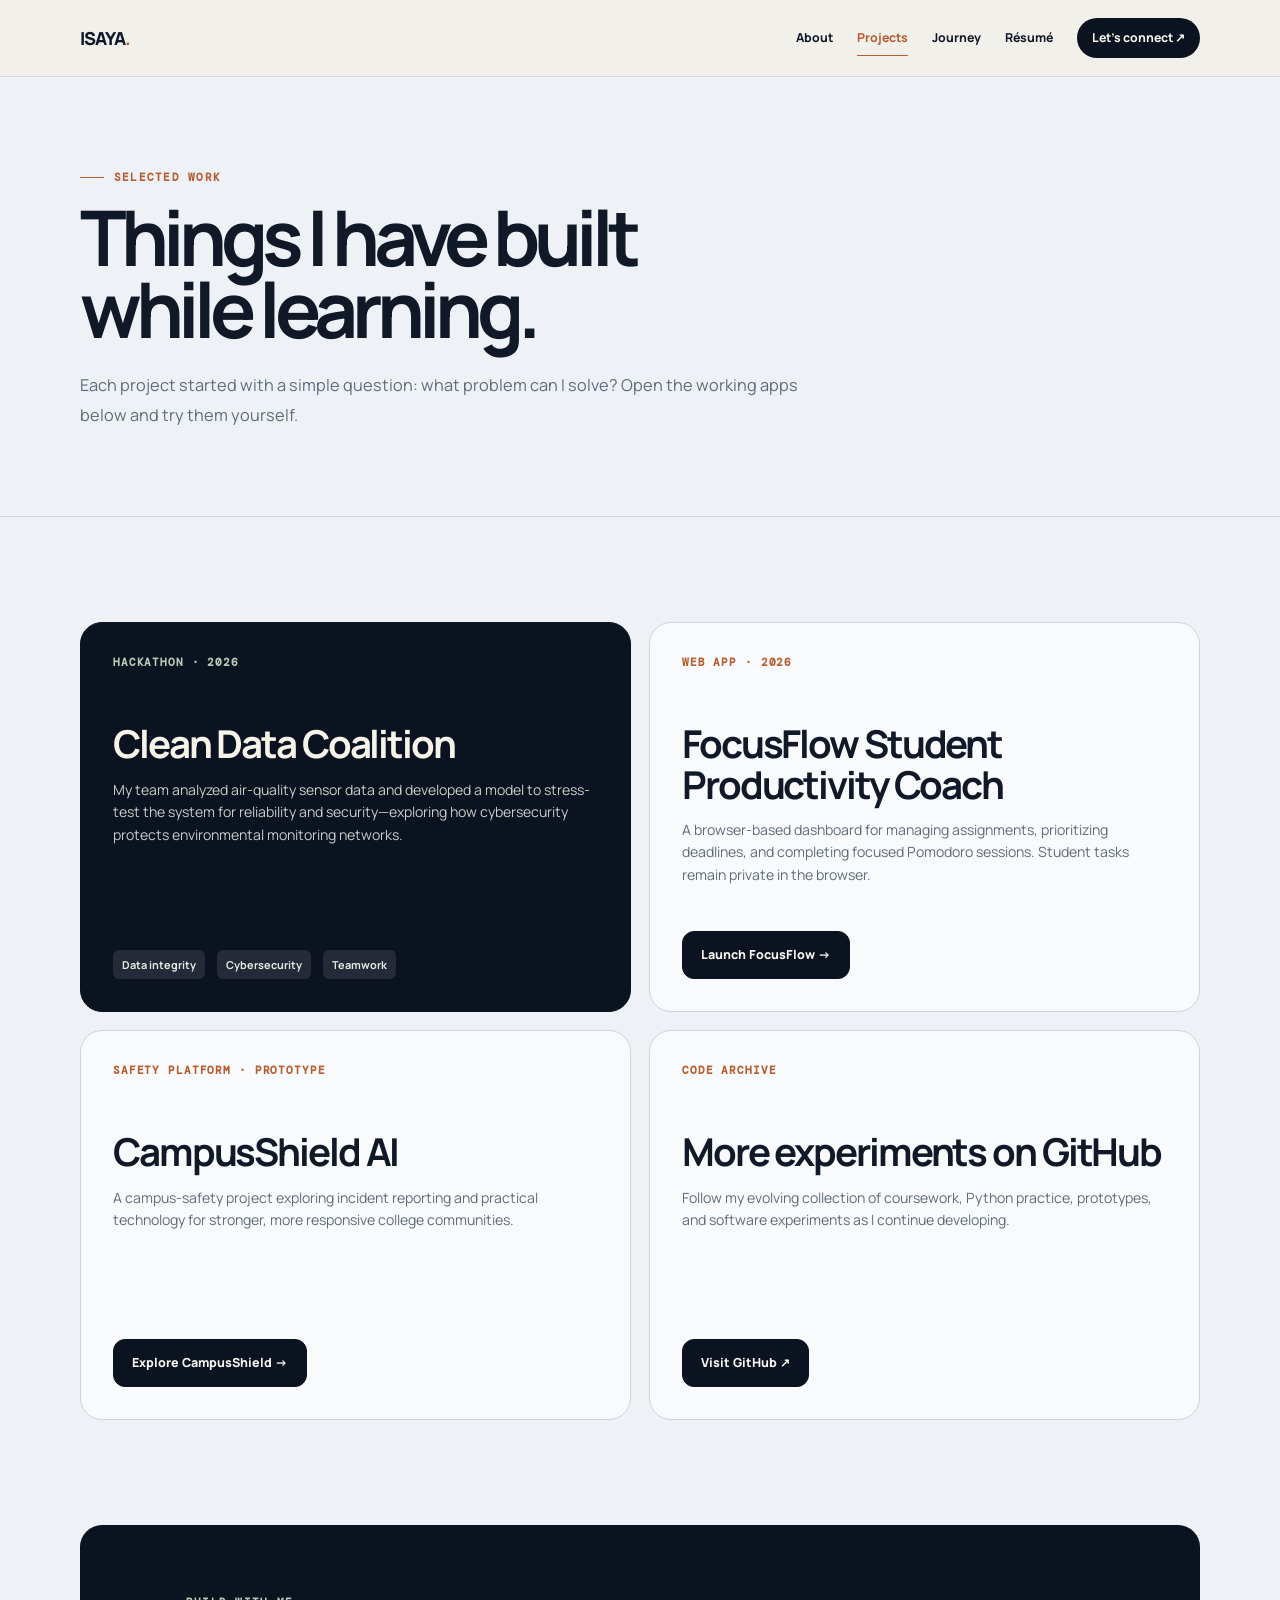
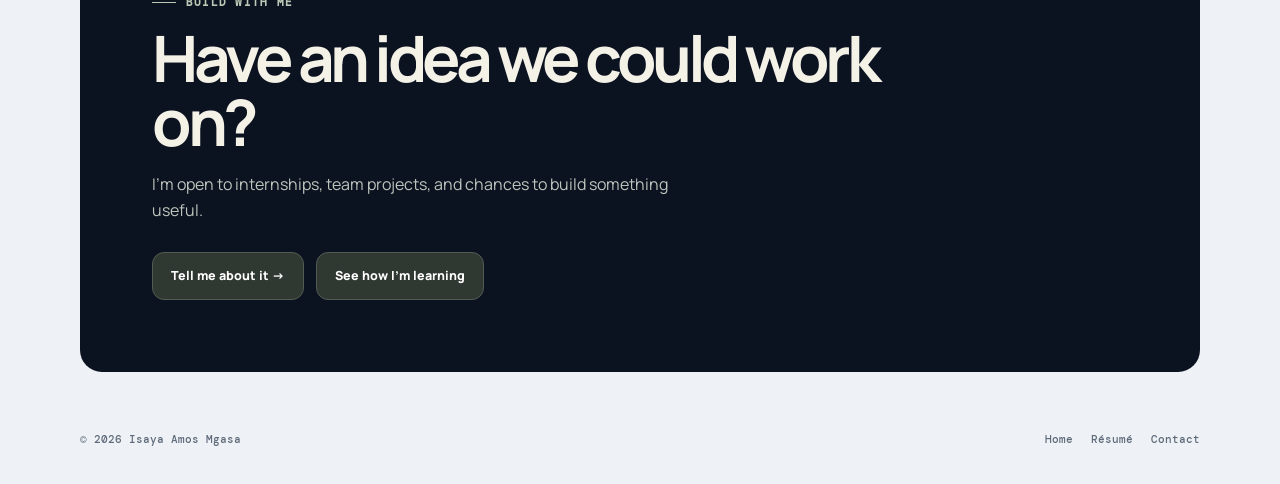
<file: projects.html>
<!doctype html><html lang="en"><head><meta charset="utf-8"><meta name="viewport" content="width=device-width,initial-scale=1"><meta name="description" content="Software and technology projects by Isaya Amos Mgasa."><title>Projects | Isaya Amos Mgasa</title><link rel="preconnect" href="https://fonts.googleapis.com"><link rel="preconnect" href="https://fonts.gstatic.com" crossorigin><link href="https://fonts.googleapis.com/css2?family=DM+Mono:wght@400;500;600&amp;family=Manrope:wght@400;500;600;700;800&amp;display=swap" rel="stylesheet"><link rel="stylesheet" href="styles.css"></head><body>
<header class="site-header"><div class="wrap nav"><a class="brand" href="index.html">ISAYA<span>.</span></a><button class="menu-button" aria-expanded="false" aria-controls="main-nav">Menu</button><nav class="nav-links" id="main-nav" aria-label="Main navigation"><a href="about.html">About</a><a href="projects.html" aria-current="page">Projects</a><a href="journey.html">Journey</a><a href="resume.html">Résumé</a><a class="nav-cta" href="contact.html">Let’s connect ↗</a></nav></div></header>
<main><section class="page-hero"><div class="wrap reveal"><div class="eyebrow">Selected work</div><h1>Things I have built<br>while learning.</h1><p class="lede">Each project started with a simple question: what problem can I solve? Open the working apps below and try them yourself.</p></div></section>
<section class="section"><div class="wrap project-grid"><article class="project featured reveal"><div class="project-label">Hackathon · 2026</div><h2>Clean Data Coalition</h2><p>My team analyzed air-quality sensor data and developed a model to stress-test the system for reliability and security—exploring how cybersecurity protects environmental monitoring networks.</p><div class="actions"><span class="tag">Data integrity</span><span class="tag">Cybersecurity</span><span class="tag">Teamwork</span></div></article><article class="project reveal"><div class="project-label">Web app · 2026</div><h2>FocusFlow Student Productivity Coach</h2><p>A browser-based dashboard for managing assignments, prioritizing deadlines, and completing focused Pomodoro sessions. Student tasks remain private in the browser.</p><div class="actions"><a class="button primary" href="student-productivity-coach/app.html">Launch FocusFlow →</a></div></article><article class="project reveal"><div class="project-label">Safety platform · prototype</div><h2>CampusShield AI</h2><p>A campus-safety project exploring incident reporting and practical technology for stronger, more responsive college communities.</p><div class="actions"><a class="button primary" href="CampusShield-AI/index.html">Explore CampusShield →</a></div></article><article class="project reveal"><div class="project-label">Code archive</div><h2>More experiments on GitHub</h2><p>Follow my evolving collection of coursework, Python practice, prototypes, and software experiments as I continue developing.</p><div class="actions"><a class="button primary" href="https://github.com/Amos-Isaya" target="_blank" rel="noopener noreferrer">Visit GitHub ↗</a></div></article></div></section></main>
<section class="closing"><div class="wrap closing-box reveal"><div class="eyebrow">Build with me</div><h2>Have an idea we could work on?</h2><p>I’m open to internships, team projects, and chances to build something useful.</p><div class="actions"><a class="button" href="contact.html">Tell me about it →</a><a class="button ghost" href="journey.html">See how I’m learning</a></div></div></section><footer class="wrap"><span>© 2026 Isaya Amos Mgasa</span><div class="footer-links"><a href="index.html">Home</a><a href="resume.html">Résumé</a><a href="contact.html">Contact</a></div></footer><script src="script.js"></script></body></html>
</file>
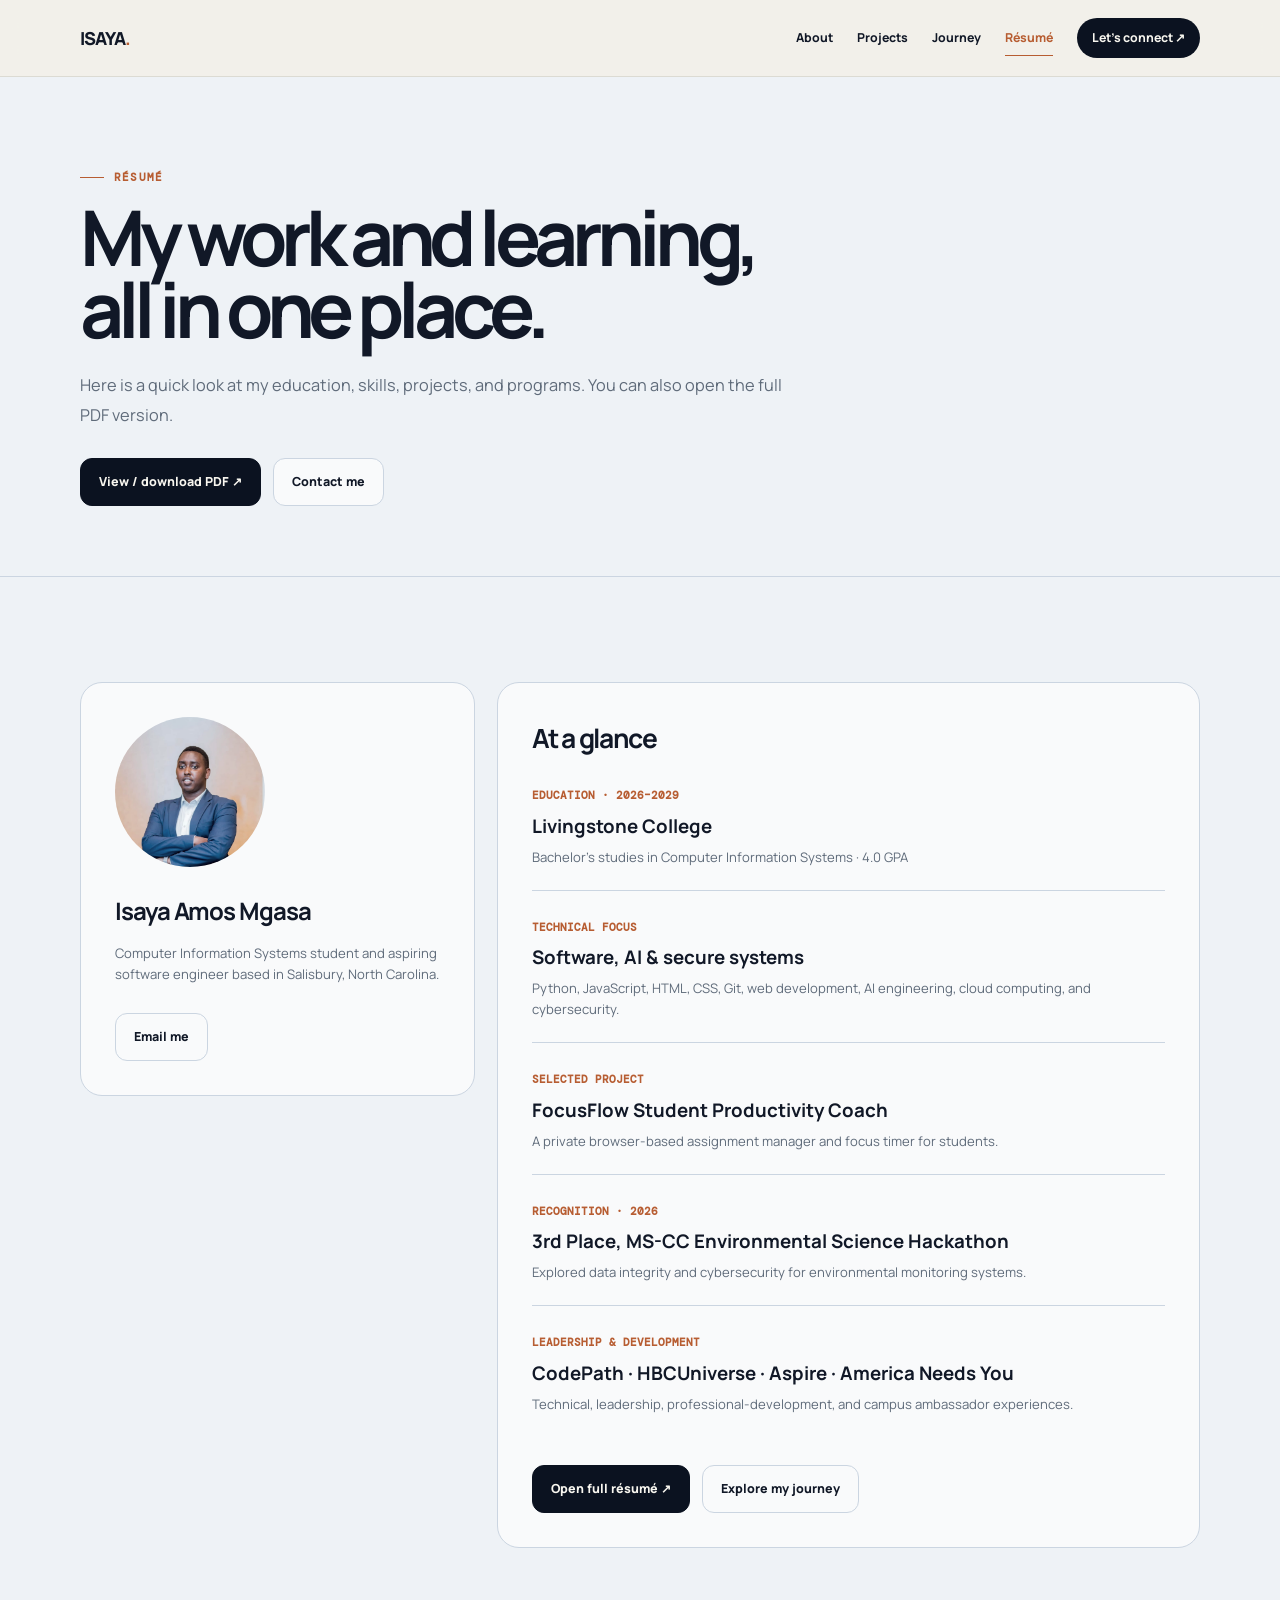
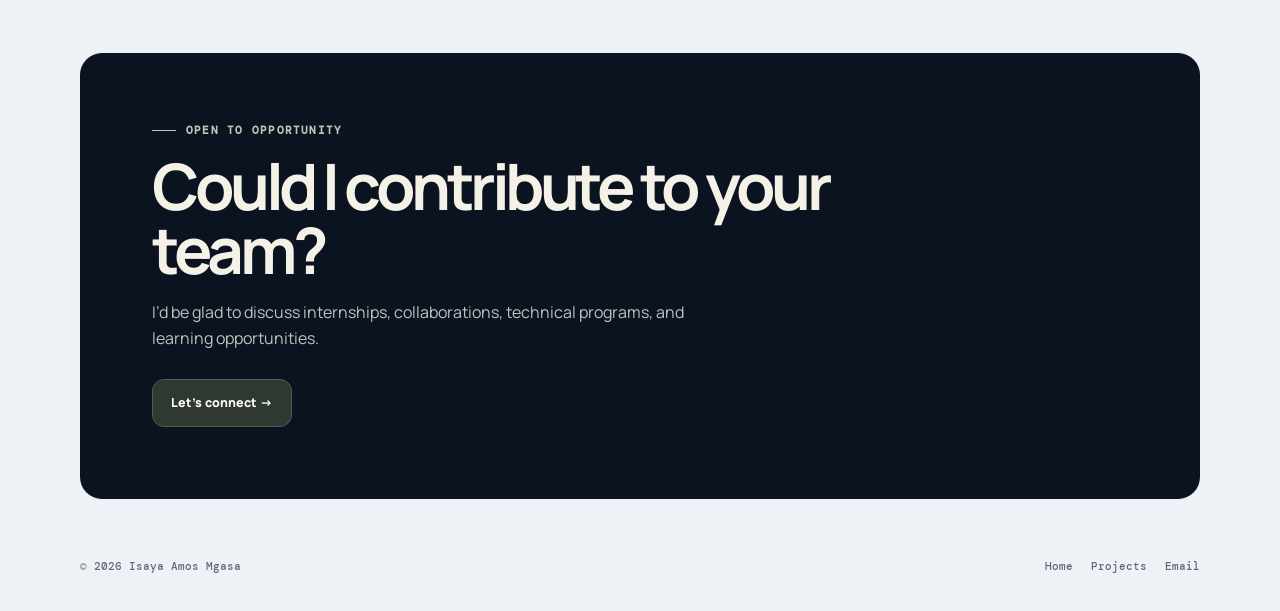
<file: resume.html>
<!doctype html><html lang="en"><head><meta charset="utf-8"><meta name="viewport" content="width=device-width,initial-scale=1"><meta name="description" content="Résumé of Isaya Amos Mgasa, Computer Information Systems student and aspiring software engineer."><title>Résumé | Isaya Amos Mgasa</title><link rel="preconnect" href="https://fonts.googleapis.com"><link rel="preconnect" href="https://fonts.gstatic.com" crossorigin><link href="https://fonts.googleapis.com/css2?family=DM+Mono:wght@400;500;600&amp;family=Manrope:wght@400;500;600;700;800&amp;display=swap" rel="stylesheet"><link rel="stylesheet" href="styles.css"></head><body>
<header class="site-header"><div class="wrap nav"><a class="brand" href="index.html">ISAYA<span>.</span></a><button class="menu-button" aria-expanded="false" aria-controls="main-nav">Menu</button><nav class="nav-links" id="main-nav" aria-label="Main navigation"><a href="about.html">About</a><a href="projects.html">Projects</a><a href="journey.html">Journey</a><a href="resume.html" aria-current="page">Résumé</a><a class="nav-cta" href="contact.html">Let’s connect ↗</a></nav></div></header>
<main><section class="page-hero"><div class="wrap reveal"><div class="eyebrow">Résumé</div><h1>My work and learning,<br>all in one place.</h1><p class="lede">Here is a quick look at my education, skills, projects, and programs. You can also open the full PDF version.</p><div class="actions"><a class="button primary" href="resume.pdf" target="_blank" rel="noopener noreferrer">View / download PDF ↗</a><a class="button" href="contact.html">Contact me</a></div></div></section>
<section class="section"><div class="wrap resume-layout"><aside class="resume-aside reveal"><img src="Profile%20snapshot.jpeg" alt="Isaya Amos Mgasa"><h2>Isaya Amos Mgasa</h2><p>Computer Information Systems student and aspiring software engineer based in Salisbury, North Carolina.</p><div class="actions"><a class="button" href="mailto:isayamgasa@gmail.com">Email me</a></div></aside><div class="resume-main reveal"><h2>At a glance</h2><article class="resume-item"><small>EDUCATION · 2026–2029</small><h3>Livingstone College</h3><p>Bachelor’s studies in Computer Information Systems · 4.0 GPA</p></article><article class="resume-item"><small>TECHNICAL FOCUS</small><h3>Software, AI &amp; secure systems</h3><p>Python, JavaScript, HTML, CSS, Git, web development, AI engineering, cloud computing, and cybersecurity.</p></article><article class="resume-item"><small>SELECTED PROJECT</small><h3>FocusFlow Student Productivity Coach</h3><p>A private browser-based assignment manager and focus timer for students.</p></article><article class="resume-item"><small>RECOGNITION · 2026</small><h3>3rd Place, MS-CC Environmental Science Hackathon</h3><p>Explored data integrity and cybersecurity for environmental monitoring systems.</p></article><article class="resume-item"><small>LEADERSHIP &amp; DEVELOPMENT</small><h3>CodePath · HBCUniverse · Aspire · America Needs You</h3><p>Technical, leadership, professional-development, and campus ambassador experiences.</p></article><div class="actions"><a class="button primary" href="resume.pdf" target="_blank" rel="noopener noreferrer">Open full résumé ↗</a><a class="button" href="journey.html">Explore my journey</a></div></div></div></section></main>
<section class="closing"><div class="wrap closing-box reveal"><div class="eyebrow">Open to opportunity</div><h2>Could I contribute to your team?</h2><p>I’d be glad to discuss internships, collaborations, technical programs, and learning opportunities.</p><div class="actions"><a class="button" href="contact.html">Let’s connect →</a></div></div></section><footer class="wrap"><span>© 2026 Isaya Amos Mgasa</span><div class="footer-links"><a href="index.html">Home</a><a href="projects.html">Projects</a><a href="mailto:isayamgasa@gmail.com">Email</a></div></footer><script src="script.js"></script></body></html>
</file>
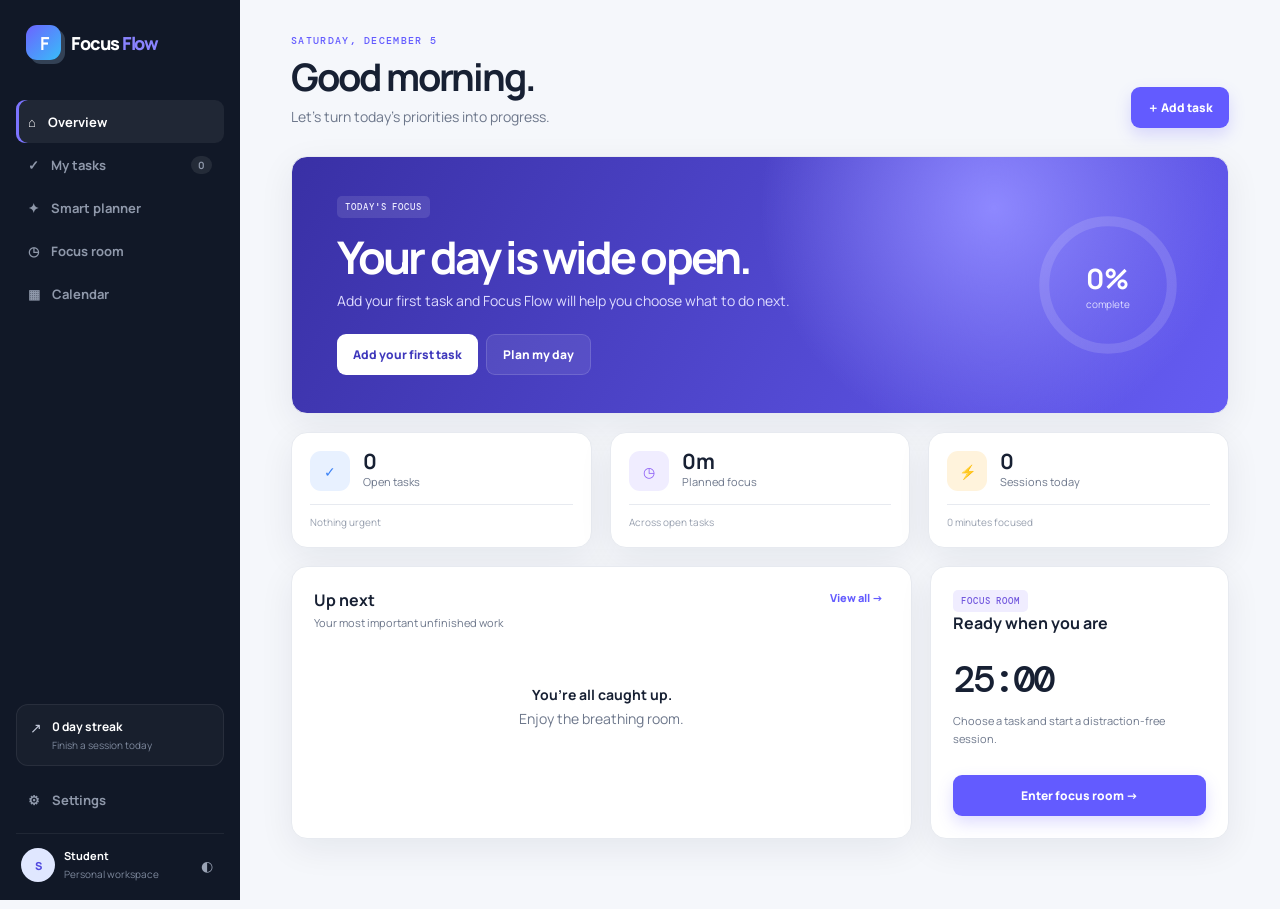
<file: student-productivity-coach/app.html>
<!doctype html>
<html lang="en">
<head>
<meta charset="utf-8">
<meta name="viewport" content="width=device-width,initial-scale=1">
<meta name="theme-color" content="#111827">
<meta name="description" content="Focus Flow — a private student planner and focus timer.">
<title>Focus Flow — Student Planner</title>
<link rel="preconnect" href="https://fonts.googleapis.com">
<link href="https://fonts.googleapis.com/css2?family=DM+Mono:wght@400;500&family=Manrope:wght@400;500;600;700;800&display=swap" rel="stylesheet">
<link rel="stylesheet" href="styles.css">
</head>
<body>
<div class="app-shell">
<aside class="sidebar" id="sidebar">
<a class="brand" href="#dashboard">
<b>F</b>Focus<span>Flow</span>
</a>
<nav class="main-nav">
<button class="nav-item active" data-view="dashboard">⌂ <span>Overview</span>
</button>
<button class="nav-item" data-view="tasks">✓ <span>My tasks</span>
<i id="navCount">0</i>
</button>
<button class="nav-item" data-view="planner">✦ <span>Smart planner</span>
</button>
<button class="nav-item" data-view="focus">◷ <span>Focus room</span>
</button>
<button class="nav-item" data-view="calendar">▦ <span>Calendar</span>
</button>
</nav>
<div class="spacer">
</div>
<div class="streak">↗ <div>
<b>
<span id="streakDays">0</span> day streak</b>
<small>Finish a session today</small>
</div>
</div>
<nav>
<button class="nav-item" data-view="settings">⚙ <span>Settings</span>
</button>
</nav>
<div class="user-mini">
<i id="avatar">S</i>
<div>
<b id="sideName">Student</b>
<small>Personal workspace</small>
</div>
<button id="theme" aria-label="Toggle theme">◐</button>
</div>
</aside>
<main class="workspace">
<header class="mobile-bar">
<button id="menu">☰</button>
<a class="brand" href="#dashboard">
<b>F</b>Focus<span>Flow</span>
</a>
<button data-action="new">＋</button>
</header>
<section class="view active" id="dashboardView">
<header class="page-head">
<div>
<p class="overline" id="todayLabel">
</p>
<h1 id="greeting">Good morning.</h1>
<p>Let’s turn today’s priorities into progress.</p>
</div>
<button class="button primary" data-action="new">＋ Add task</button>
</header>
<div class="dashboard-grid">
<section class="hero panel">
<div>
<span class="pill">TODAY'S FOCUS</span>
<h2 id="heroTitle">Your day is wide open.</h2>
<p id="heroCopy">Add your first task and Focus Flow will help you choose what to do next.</p>
<button class="button white" id="heroAction" data-action="new">Add your first task</button>
<button class="button ghost" data-view="planner">Plan my day</button>
</div>
<div class="orbit">
<svg viewBox="0 0 120 120">
<circle cx="60" cy="60" r="51"/>
<circle id="orbit" cx="60" cy="60" r="51"/>
</svg>
<div>
<b id="percent">0%</b>
<span>complete</span>
</div>
</div>
</section>
<section class="stats">
<article class="panel">
<i class="blue">✓</i>
<b id="openStat">0</b>
<span>Open tasks</span>
<small id="dueStat">Nothing urgent</small>
</article>
<article class="panel">
<i class="purple">◷</i>
<b id="minuteStat">0m</b>
<span>Planned focus</span>
<small>Across open tasks</small>
</article>
<article class="panel">
<i class="orange">⚡</i>
<b id="sessionStat">0</b>
<span>Sessions today</span>
<small id="focusStat">0 minutes focused</small>
</article>
</section>
<section class="panel task-panel">
<div class="panel-head">
<div>
<h2>Up next</h2>
<p>Your most important unfinished work</p>
</div>
<button data-view="tasks">View all →</button>
</div>
<div class="task-list" id="dashTasks">
</div>
</section>
<aside class="panel mini-focus">
<span class="pill purple-pill">FOCUS ROOM</span>
<h2>Ready when you are</h2>
<div id="miniTimer">25:00</div>
<p id="miniTask">Choose a task and start a distraction-free session.</p>
<button class="button primary full" data-view="focus">Enter focus room →</button>
</aside>
</div>
</section>
<section class="view" id="tasksView">
<header class="page-head">
<div>
<p class="overline">WORKLOAD</p>
<h1>My tasks</h1>
<p>Capture your work. Decide what matters. Get it done.</p>
</div>
<button class="button primary" data-action="new">＋ Add task</button>
</header>
<section class="panel">
<div class="toolbar">
<label>⌕<input id="search" type="search" placeholder="Search tasks or courses…">
</label>
<div id="filters">
<button class="active" data-filter="open">Open</button>
<button data-filter="all">All</button>
<button data-filter="done">Completed</button>
</div>
<select id="sort">
<option value="due">Due date</option>
<option value="priority">Priority</option>
<option value="newest">Newest</option>
</select>
</div>
<div class="task-list roomy" id="allTasks">
</div>
</section>
</section>
<section class="view" id="plannerView">
<header class="page-head">
<div>
<p class="overline">SMART PLANNER</p>
<h1>Build a realistic day.</h1>
<p>Deadlines become focused blocks, with breathing room built in.</p>
</div>
</header>
<div class="two-col">
<section class="panel planner-form">
<i class="feature">✦</i>
<h2>When can you study?</h2>
<p>Choose your window and Focus Flow will prioritize the right work.</p>
<div class="form-grid">
<label>Start time<input type="time" id="planStart" value="16:00">
</label>
<label>Available until<input type="time" id="planEnd" value="20:00">
</label>
<label>Focus block<select id="block">
<option value="25">25 minutes</option>
<option value="50" selected>50 minutes</option>
<option value="75">75 minutes</option>
</select>
</label>
<label>Break length<select id="break">
<option value="5">5 minutes</option>
<option value="10" selected>10 minutes</option>
<option value="15">15 minutes</option>
</select>
</label>
</div>
<button class="button primary full" id="generate">Generate my plan ✦</button>
</section>
<section class="panel">
<div class="panel-head">
<div>
<h2>Today’s study plan</h2>
<p id="planSummary">Generate a plan to see your timeline.</p>
</div>
<button id="clearPlan" class="hidden">Clear</button>
</div>
<div class="timeline" id="timeline">
</div>
</section>
</div>
</section>
<section class="view" id="focusView">
<header class="page-head">
<div>
<p class="overline">FOCUS ROOM</p>
<h1>One thing at a time.</h1>
<p>Put everything else aside and make this session count.</p>
</div>
</header>
<div class="focus-layout">
<section class="panel focus-stage">
<div class="mode-tabs" id="modes">
<button class="active" data-mode="focus">Focus</button>
<button data-mode="short">Short break</button>
<button data-mode="long">Long break</button>
</div>
<div class="timer-ring">
<svg viewBox="0 0 260 260">
<circle cx="130" cy="130" r="116"/>
<circle id="timerProgress" cx="130" cy="130" r="116"/>
</svg>
<div>
<time id="timer">25:00</time>
<span id="modeLabel">FOCUS SESSION</span>
</div>
</div>
<h2 id="activeName">Choose what you’re working on</h2>
<p id="activeMeta">Select a task to connect it to this session.</p>
<div class="timer-controls">
<button id="reset">↺</button>
<button class="button primary" id="start">Start focus</button>
<button id="skip">↠</button>
</div>
</section>
<aside class="panel">
<div class="panel-head">
<div>
<h2>Session task</h2>
<p>Pick one open task</p>
</div>
</div>
<div class="task-list compact" id="focusTasks">
</div>
</aside>
</div>
</section>
<section class="view" id="calendarView">
<header class="page-head">
<div>
<p class="overline">CALENDAR</p>
<h1>See what’s ahead.</h1>
<p>Deadlines are easier when you can see them coming.</p>
</div>
<button class="button primary" data-action="new">＋ Add task</button>
</header>
<section class="panel calendar">
<div class="cal-head">
<button id="prev">←</button>
<h2 id="month">
</h2>
<button id="next">→</button>
<button id="today">Today</button>
</div>
<div class="weekdays">
<span>Sun</span>
<span>Mon</span>
<span>Tue</span>
<span>Wed</span>
<span>Thu</span>
<span>Fri</span>
<span>Sat</span>
</div>
<div class="month-grid" id="monthGrid">
</div>
</section>
</section>
<section class="view" id="settingsView">
<header class="page-head">
<div>
<p class="overline">SETTINGS</p>
<h1>Make it yours.</h1>
<p>Personalize your workspace and manage your local data.</p>
</div>
</header>
<div class="two-col">
<section class="panel settings-card">
<h2>Profile</h2>
<form id="profileForm">
<label>Your name<input id="namePref" maxlength="40">
</label>
<label>Daily focus goal<select id="goalPref">
<option value="1">1 session</option>
<option value="2">2 sessions</option>
<option value="3">3 sessions</option>
<option value="4">4 sessions</option>
</select>
</label>
<label>Default focus length<select id="focusPref">
<option value="25">25 minutes</option>
<option value="50">50 minutes</option>
<option value="75">75 minutes</option>
</select>
</label>
<button class="button primary">Save preferences</button>
</form>
</section>
<section class="panel settings-card">
<h2>Privacy & data</h2>
<p>Everything stays in this browser. Focus Flow does not upload your tasks, profile, or focus history.</p>
<div class="data-actions">
<button class="button secondary" id="export">Export my data</button>
<label class="button secondary">Import data<input type="file" id="import" accept="application/json" hidden>
</label>
<button class="button danger" id="clearData">Delete all data</button>
</div>
</section>
</div>
</section>
</main>
</div>
<div class="backdrop" id="backdrop">
</div>
<dialog id="taskModal">
<form id="taskForm">
<div class="modal-head">
<div>
<span class="pill blue-pill">TASK DETAILS</span>
<h2 id="modalTitle">Add something to your plate</h2>
</div>
<button type="button" data-action="close">×</button>
</div>
<input type="hidden" id="taskId">
<label>Task name<input id="taskName" required maxlength="100" placeholder="e.g. Finish Python lab">
</label>
<div class="form-grid">
<label>Course or category<input id="course" required maxlength="40" placeholder="e.g. CIS 210">
</label>
<label>Due date<input id="due" required type="date">
</label>
<label>Priority<select id="priority">
<option value="high">High</option>
<option value="medium" selected>Medium</option>
<option value="low">Low</option>
</select>
</label>
<label>Estimated time<select id="minutes">
<option value="25">25 minutes</option>
<option value="50" selected>50 minutes</option>
<option value="75">1 hr 15 min</option>
<option value="100">1 hr 40 min</option>
<option value="150">2 hr 30 min</option>
<option value="240">4 hours</option>
</select>
</label>
</div>
<label>Notes <small>(optional)</small>
<textarea id="notes" maxlength="300" placeholder="Links, instructions, or a reminder…">
</textarea>
</label>
<div class="modal-actions">
<button class="button secondary" type="button" data-action="close">Cancel</button>
<button class="button primary">Save task</button>
</div>
</form>
</dialog>
<div id="toasts" aria-live="polite">
</div>
<script src="app.js">
</script>
</body>
</html>
</file>
<file: styles.css>
:root{--ink:#111827;--muted:#5f6b7a;--paper:#eef2f6;--surface:#f9fafb;--line:#cbd5e1;--moss:#245b96;--sage:#b8cce0;--clay:#b75d32;--night:#0b1220;--cream:#dce7f0;--radius:22px;--shadow:0 18px 50px rgba(11,18,32,.1)}
*{box-sizing:border-box}html{scroll-behavior:smooth}body{margin:0;background:var(--paper);color:var(--ink);font-family:Manrope,Arial,sans-serif;line-height:1.6;overflow-x:hidden}a{color:inherit;text-decoration:none}a:focus-visible{outline:3px solid var(--clay);outline-offset:4px}img{max-width:100%}.wrap{width:min(1120px,calc(100% - 48px));margin-inline:auto}.site-header{position:sticky;z-index:20;top:0;border-bottom:1px solid rgba(216,214,205,.8);background:rgba(242,240,233,.92);backdrop-filter:blur(14px)}.nav{min-height:76px;display:flex;align-items:center;justify-content:space-between;gap:28px}.brand{font-weight:800;letter-spacing:-.055em;font-size:1.12rem}.brand span{color:var(--clay)}.nav-links{display:flex;align-items:center;gap:24px;font-size:.77rem;font-weight:750}.nav-links a{padding:8px 0;border-bottom:1px solid transparent}.nav-links a:hover,.nav-links a[aria-current="page"]{color:var(--clay);border-color:currentColor}.nav-links .nav-cta{padding:10px 15px;border:0;border-radius:999px;background:var(--night);color:#f8f6ef}.menu-button{display:none;border:1px solid var(--line);border-radius:10px;background:var(--surface);padding:9px 11px;color:var(--ink);font:700 .75rem Manrope;cursor:pointer}.eyebrow{display:flex;align-items:center;gap:10px;color:var(--clay);font:600 .7rem/1 'DM Mono',monospace;letter-spacing:.11em;text-transform:uppercase}.eyebrow:before{content:"";width:24px;height:1px;background:currentColor}.hero{display:grid;grid-template-columns:1.12fr .72fr;align-items:center;gap:76px;min-height:670px;padding-block:85px}.hero h1,.page-hero h1{margin:18px 0 24px;font-size:clamp(3.2rem,7vw,6.25rem);line-height:.94;letter-spacing:-.078em}.hero h1 em{font-style:normal;color:var(--moss)}.lede{max-width:640px;color:var(--muted);font-size:1.02rem;line-height:1.85}.actions{display:flex;flex-wrap:wrap;gap:12px;margin-top:28px}.button{display:inline-flex;align-items:center;justify-content:center;gap:10px;padding:13px 18px;border:1px solid var(--line);border-radius:12px;background:var(--surface);font-size:.78rem;font-weight:800;transition:transform .2s,box-shadow .2s,background .2s}.button:hover{transform:translateY(-2px);box-shadow:0 10px 24px rgba(32,35,31,.09)}.button.primary{border-color:var(--night);background:var(--night);color:#f8f6ef}.button.ghost{background:transparent}.portrait{position:relative}.portrait:before{content:"";position:absolute;inset:8% -8% -5% 8%;z-index:-1;border-radius:48% 52% 20px 20px;background:var(--sage)}.portrait img{display:block;width:100%;aspect-ratio:.86;object-fit:cover;object-position:center top;border-radius:48% 48% 18px 18px;filter:saturate(.75) contrast(.96);box-shadow:16px 16px 0 var(--night)}.status{position:absolute;left:-42px;bottom:28px;padding:12px 15px;border:1px solid var(--line);border-radius:11px;background:var(--surface);box-shadow:var(--shadow);font:500 .66rem/1.45 'DM Mono',monospace}.status b{display:block;font:800 .75rem Manrope}.status i{color:#678065;font-style:normal}.home-strip{padding:22px 0;border-block:1px solid var(--line);background:var(--cream)}.home-strip .wrap{display:flex;justify-content:space-between;gap:20px;flex-wrap:wrap;color:#51584f;font:600 .68rem 'DM Mono',monospace;letter-spacing:.08em;text-transform:uppercase}.section{padding-block:105px}.section.alt{background:var(--cream)}.section-head{display:flex;align-items:end;justify-content:space-between;gap:35px;margin-bottom:40px}.section-title{margin:11px 0 0;font-size:clamp(2.1rem,4vw,3.5rem);line-height:1.02;letter-spacing:-.065em}.section-copy{max-width:390px;color:var(--muted);font-size:.88rem}.path-grid{display:grid;grid-template-columns:repeat(3,1fr);gap:16px}.path-card{min-height:290px;padding:28px;border:1px solid var(--line);border-radius:var(--radius);background:var(--surface);display:flex;flex-direction:column;transition:transform .2s,box-shadow .2s}.path-card:hover{transform:translateY(-4px);box-shadow:var(--shadow)}.path-card .number{color:var(--clay);font:600 .7rem 'DM Mono',monospace}.path-card h3{margin:55px 0 10px;font-size:1.35rem;letter-spacing:-.045em}.path-card p{margin:0;color:var(--muted);font-size:.85rem}.path-card .card-link{margin-top:auto;padding-top:28px;font-size:.75rem;font-weight:800;color:var(--moss)}.page-hero{padding:95px 0 70px;border-bottom:1px solid var(--line)}.page-hero h1{max-width:900px;font-size:clamp(3rem,6vw,5.4rem)}.page-hero .lede{max-width:720px}.split{display:grid;grid-template-columns:.8fr 1.2fr;gap:90px}.prose p{margin:0 0 20px;color:var(--muted);line-height:1.9}.quote{margin-top:35px;padding:16px 0 16px 22px;border-left:2px solid var(--clay);font-weight:750}.facts{display:grid;grid-template-columns:repeat(3,1fr);gap:12px;margin-top:45px}.fact{padding:22px;border-top:1px solid var(--line);background:rgba(250,249,245,.45)}.fact strong{display:block;color:var(--clay);font-size:1.45rem;letter-spacing:-.05em}.fact span{font-size:.72rem;color:var(--muted)}.skill-grid{display:grid;grid-template-columns:repeat(4,1fr);border-top:1px solid var(--line);border-left:1px solid var(--line)}.skill{min-height:230px;padding:25px;border-right:1px solid var(--line);border-bottom:1px solid var(--line);background:var(--surface)}.skill b{color:var(--clay);font:600 .68rem 'DM Mono',monospace}.skill h3{margin:42px 0 15px}.tags{display:flex;gap:7px;flex-wrap:wrap}.tag{padding:6px 9px;border-radius:6px;background:#e7e7df;color:#555d54;font-size:.68rem;font-weight:700}.project-grid{display:grid;grid-template-columns:repeat(2,1fr);gap:18px}.project{min-height:390px;padding:32px;border:1px solid var(--line);border-radius:var(--radius);background:var(--surface);display:flex;flex-direction:column}.project.featured{background:var(--night);color:#f6f3e9;border-color:var(--night)}.project-label{color:var(--clay);font:600 .68rem 'DM Mono',monospace;letter-spacing:.08em;text-transform:uppercase}.featured .project-label{color:#b9c9b5}.project h2{margin:55px 0 14px;font-size:clamp(1.6rem,3vw,2.5rem);line-height:1.05;letter-spacing:-.055em}.project p{margin:0;color:var(--muted);font-size:.88rem}.featured p{color:#c9cec8}.project .actions{margin-top:auto;padding-top:30px}.featured .tag{background:rgba(255,255,255,.1);color:#e7ebe4}.featured .button{border-color:#535b55;background:#303832;color:white}.timeline{max-width:820px;margin-left:auto;padding-left:35px;border-left:1px solid var(--line)}.timeline-item{position:relative;padding:0 0 48px}.timeline-item:last-child{padding-bottom:0}.timeline-item:before{content:"";position:absolute;left:-42px;top:6px;width:11px;height:11px;border:3px solid var(--paper);border-radius:50%;background:var(--clay)}.timeline-item time{color:var(--clay);font:600 .69rem 'DM Mono',monospace}.timeline-item h2{margin:8px 0;font-size:1.25rem;letter-spacing:-.035em}.timeline-item h2 a:hover{color:var(--clay)}.timeline-item p{margin:0;color:var(--muted);font-size:.86rem}.external{display:inline-block;margin-top:11px;color:var(--moss);font-size:.73rem;font-weight:800}.credential-grid{display:grid;grid-template-columns:repeat(3,1fr);gap:15px}.credential{padding:26px;border:1px solid var(--line);border-radius:16px;background:var(--surface)}.credential small{color:var(--clay);font:600 .66rem 'DM Mono',monospace}.credential h3{margin:22px 0 9px;font-size:1rem}.credential h3 a:hover{color:var(--clay)}.credential p{margin:0;color:var(--muted);font-size:.78rem}.resume-layout{display:grid;grid-template-columns:.72fr 1.28fr;gap:22px}.resume-aside,.resume-main{padding:34px;border:1px solid var(--line);border-radius:var(--radius);background:var(--surface)}.resume-aside{align-self:start}.resume-aside img{display:block;width:150px;aspect-ratio:1;object-fit:cover;object-position:top;border-radius:50%;filter:saturate(.7)}.resume-aside h2{margin:25px 0 4px;letter-spacing:-.045em}.resume-aside p{color:var(--muted);font-size:.82rem}.resume-main h2{margin:0 0 22px;font-size:1.65rem;letter-spacing:-.05em}.resume-item{padding:22px 0;border-top:1px solid var(--line)}.resume-item:first-of-type{padding-top:0;border:0}.resume-item small{color:var(--clay);font:600 .66rem 'DM Mono',monospace}.resume-item h3{margin:5px 0}.resume-item p{margin:0;color:var(--muted);font-size:.82rem}.contact-grid{display:grid;grid-template-columns:1fr 1fr;gap:18px}.contact-card{min-height:260px;padding:30px;border:1px solid var(--line);border-radius:var(--radius);background:var(--surface);display:flex;flex-direction:column}.contact-card h2{margin:35px 0 8px;letter-spacing:-.045em}.contact-card p{margin:0;color:var(--muted);font-size:.85rem}.contact-card a{margin-top:auto;font-weight:800;color:var(--moss)}.closing{padding:0 0 32px}.closing-box{padding:clamp(38px,7vw,72px);border-radius:var(--radius);background:var(--night);color:#f4f1e7}.closing-box .eyebrow{color:#b9c9b5}.closing-box h2{max-width:730px;margin:18px 0;font-size:clamp(2.2rem,5vw,4.2rem);line-height:1;letter-spacing:-.07em}.closing-box p{max-width:560px;color:#bec5bd}.closing-box .button{border-color:#525b54;background:#303832;color:#fff}footer{display:flex;justify-content:space-between;align-items:center;gap:20px;padding:28px 0 38px;color:var(--muted);font:500 .68rem 'DM Mono',monospace}.footer-links{display:flex;gap:18px}.footer-links a:hover{color:var(--clay)}.reveal{opacity:0;transform:translateY(18px);transition:opacity .65s ease,transform .65s ease}.reveal.visible{opacity:1;transform:none}@media(max-width:820px){.menu-button{display:block}.nav-links{display:none;position:absolute;left:24px;right:24px;top:68px;padding:18px;border:1px solid var(--line);border-radius:14px;background:var(--surface);box-shadow:var(--shadow);flex-direction:column;align-items:stretch}.nav-links.open{display:flex}.nav-links a{padding:9px}.hero{grid-template-columns:1fr;min-height:auto}.portrait{width:min(330px,85%);margin:auto}.status{left:-18px}.path-grid,.skill-grid,.credential-grid{grid-template-columns:1fr 1fr}.split,.resume-layout{grid-template-columns:1fr;gap:40px}.project-grid{grid-template-columns:1fr}.section{padding-block:75px}}@media(max-width:540px){.wrap{width:min(100% - 32px,1120px)}.hero{padding-block:65px}.hero h1,.page-hero h1{font-size:3.15rem}.section-head{display:block}.section-copy{margin-top:18px}.path-grid,.skill-grid,.credential-grid,.facts,.contact-grid{grid-template-columns:1fr}.path-card{min-height:245px}.nav-links{left:16px;right:16px}footer{align-items:flex-start;flex-direction:column}.footer-links{flex-wrap:wrap}}@media(prefers-reduced-motion:reduce){*,*:before,*:after{scroll-behavior:auto!important;transition:none!important}.reveal{opacity:1;transform:none}}
</file>
<file: CampusShield-AI/public/styles.css>
:root{--ink:#172033;--muted:#6d778b;--bg:#f4f7fa;--panel:#fff;--line:#e4e9ef;--navy:#0b1220;--green:#10a37f;--lime:#b8ef67;--blue:#3979ef;--red:#df4b60;--orange:#ef9b2d;--purple:#7458e8;--shadow:0 12px 38px #1a2b4810}*{box-sizing:border-box}body{margin:0;background:var(--bg);color:var(--ink);font:14px Manrope,Arial,sans-serif}button,input,select,textarea{font:inherit;color:inherit}button,a{cursor:pointer}button{border:0}.hidden{display:none!important}.brand{display:flex;align-items:center;color:#fff;font-size:17px;font-weight:800;letter-spacing:-.05em}.brand>span{display:grid;place-items:center;width:36px;height:36px;margin-right:9px;border:1px solid #ffffff25;border-radius:10px;background:#ffffff10;color:var(--lime);font:500 10px 'DM Mono'}.brand b{margin-left:5px;color:var(--lime)}.auth-screen{display:grid;grid-template-columns:1.05fr .95fr;min-height:100vh}.auth-brand{display:flex;flex-direction:column;justify-content:space-between;padding:45px clamp(35px,7vw,95px);color:#fff;background:radial-gradient(circle at 15% 85%,#193e42 0,transparent 36%),radial-gradient(circle at 95% 10%,#203a52 0,transparent 35%),var(--navy)}.auth-brand>div{max-width:650px}.eyebrow{margin:0;color:var(--green);font:500 10px 'DM Mono';letter-spacing:.14em}.auth-brand h1{margin:18px 0;font-size:clamp(45px,6vw,76px);line-height:.96;letter-spacing:-.075em}.auth-brand h1 em{color:var(--lime);font-style:normal}.auth-brand p{max-width:560px;color:#aab7c8;line-height:1.8}.auth-brand ul{display:grid;gap:12px;margin:30px 0 0;padding:0;list-style:none;color:#cbd5df}.auth-brand li:before{content:'✓';margin-right:10px;color:var(--lime)}.auth-brand small{color:#6f7c90}.login-wrap{display:grid;place-items:center;padding:30px}.login-card{width:min(410px,100%);padding:38px;border:1px solid var(--line);border-radius:18px;background:#fff;box-shadow:var(--shadow)}.shield{display:grid;place-items:center;width:46px;height:46px;border-radius:13px;background:#e4f8f2;color:var(--green);font-size:25px}.login-card h2{margin:22px 0 5px;font-size:27px;letter-spacing:-.055em}.login-card>p{margin:0 0 25px;color:var(--muted)}label{display:grid;gap:7px;margin-bottom:15px;color:#5d6879;font-size:11px;font-weight:800}input,select,textarea{width:100%;padding:12px;border:1px solid var(--line);border-radius:9px;outline:0;background:#fff}input:focus,select:focus,textarea:focus{border-color:var(--green);box-shadow:0 0 0 3px #10a37f17}.button{display:inline-flex;align-items:center;justify-content:center;min-height:43px;padding:0 17px;border-radius:9px;font-size:11px;font-weight:800}.primary{background:var(--green);color:#fff;box-shadow:0 8px 17px #10a37f28}.white{background:#fff;color:#0e735c}.login-card>.button{width:100%}.error{min-height:20px!important;margin:8px 0!important;color:var(--red)!important;font-size:11px}.demo{display:grid;grid-template-columns:1fr 1fr;gap:7px;padding-top:18px;border-top:1px solid var(--line)}.demo b{grid-column:1/-1;color:var(--muted);font-size:10px}.demo button{padding:8px;border-radius:7px;background:#f1f4f6;color:#596576;font-size:9px;font-weight:800}.app{display:grid;grid-template-columns:235px 1fr;min-height:100vh}.sidebar{position:sticky;top:0;display:flex;flex-direction:column;height:100vh;padding:25px 14px 17px;background:var(--navy);color:#8d9aac}.sidebar>.brand{padding:0 9px}.sidebar nav{display:grid;gap:4px;margin-top:42px}.sidebar nav button{display:flex;align-items:center;gap:12px;width:100%;min-height:43px;padding:0 12px;border-radius:8px;background:transparent;color:#8190a4;text-align:left;font-size:12px;font-weight:700}.sidebar nav button.active,.sidebar nav button:hover{background:#ffffff0c;color:#fff}.sidebar nav button.active{box-shadow:inset 3px 0 var(--lime)}.sidebar nav i{margin-left:auto;padding:2px 6px;border-radius:99px;background:#ffffff12;font-style:normal;font-size:9px}.side-note{margin-top:auto;padding:14px;border:1px solid #ffffff0e;border-radius:11px;background:#ffffff08}.side-note b{color:var(--lime);font-size:10px}.side-note p{margin:5px 0 0;color:#738198;font-size:9px;line-height:1.6}.account{display:flex;align-items:center;gap:9px;margin-top:13px;padding:13px 5px 0;border-top:1px solid #ffffff0e}.account>i{display:grid;place-items:center;width:33px;height:33px;border-radius:50%;background:#dff8f0;color:#087c60;font-style:normal;font-size:10px;font-weight:800}.account>div{min-width:0;flex:1}.account b,.account span{display:block;overflow:hidden;white-space:nowrap;text-overflow:ellipsis}.account b{color:#fff;font-size:10px}.account span{margin-top:2px;font-size:9px}.account button{background:none;color:#7d899b}.app main{min-width:0;padding:35px clamp(24px,4vw,58px) 70px}.mobile-head{display:none}.view{display:none;max-width:1250px;margin:auto}.view.active{display:block;animation:enter .25s ease}.page-head{display:flex;align-items:flex-end;justify-content:space-between;gap:20px;margin-bottom:28px}.page-head h1{margin:4px 0;font-size:clamp(29px,3vw,39px);letter-spacing:-.06em}.page-head>div>p:last-child{margin:0;color:var(--muted)}.hero{position:relative;display:flex;align-items:center;justify-content:space-between;min-height:255px;padding:38px 45px;border-radius:18px;color:#fff;background:linear-gradient(118deg,#10293a,#0c463e);overflow:hidden}.hero:after{content:'';position:absolute;inset:auto -40px -140px auto;width:300px;height:300px;border:1px solid #ffffff13;border-radius:50%}.hero>div:first-child{position:relative;z-index:1;max-width:650px}.hero h2{margin:15px 0 8px;font-size:clamp(28px,4vw,43px);letter-spacing:-.065em}.hero p{margin:0 0 22px;color:#b8c9ce;line-height:1.7}.tag{display:inline-block;padding:5px 7px;border-radius:5px;font:500 9px 'DM Mono';letter-spacing:.1em}.safe{background:#b8ef6722;color:var(--lime)}.radar{position:relative;width:150px;height:150px;border:1px solid #ffffff20;border-radius:50%;background:radial-gradient(circle,#b8ef6719 0 3%,transparent 4% 33%,#ffffff13 34% 35%,transparent 36% 66%,#ffffff12 67% 68%,transparent 69%)}.radar:after{content:'';position:absolute;inset:50% 50% 0 0;border-top:1px solid #b8ef6755;transform-origin:100% 0;animation:sweep 4s linear infinite}.radar span{position:absolute;inset:0;display:grid;place-items:center;color:var(--lime);font-size:25px}.stats{display:grid;grid-template-columns:repeat(4,1fr);gap:14px;margin:18px 0}.stat{padding:18px;border:1px solid var(--line);border-radius:14px;background:#fff;box-shadow:var(--shadow)}.stat i{display:grid;place-items:center;width:34px;height:34px;margin-bottom:15px;border-radius:9px;background:#e9f8f4;color:var(--green);font-style:normal}.stat b,.stat span{display:block}.stat b{font-size:24px;letter-spacing:-.05em}.stat span{color:var(--muted);font-size:10px}.panel{border:1px solid var(--line);border-radius:15px;background:#fff;box-shadow:var(--shadow)}.panel-head{display:flex;justify-content:space-between;gap:12px;padding:21px 22px 16px}.panel-head h2{margin:0 0 3px;font-size:15px}.panel-head p{margin:0;color:var(--muted);font-size:10px}.panel-head button{background:none;color:var(--green);font-size:10px;font-weight:800}.incident-list{display:grid;gap:0}.incident{display:grid;grid-template-columns:auto 1fr auto;gap:12px;align-items:center;padding:14px 22px;border-top:1px solid var(--line)}.severity{width:9px;height:38px;border-radius:99px}.severity.low{background:var(--green)}.severity.medium{background:var(--orange)}.severity.high,.severity.critical{background:var(--red)}.incident h3{margin:0;font-size:11px}.incident p{display:flex;flex-wrap:wrap;gap:8px;margin:4px 0 0;color:var(--muted);font-size:9px}.badge{padding:4px 6px;border-radius:5px;background:#f0f2f5;font-size:8px;font-weight:800;text-transform:uppercase}.badge.new{color:var(--blue);background:#eaf1ff}.badge.investigating{color:#a0680b;background:#fff3dc}.badge.resolved,.badge.contained{color:#087e60;background:#e8f8f2}.empty{padding:35px;text-align:center;color:var(--muted)}.empty b{display:block;margin-bottom:4px;color:var(--ink)}.report-grid{display:grid;grid-template-columns:1.3fr .7fr;gap:18px}.report-form{padding:25px}.step{display:flex;gap:11px;margin-bottom:24px}.step>b{display:grid;place-items:center;width:31px;height:31px;border-radius:9px;background:#e6f8f3;color:var(--green)}.step h2{margin:0;font-size:17px}.step p{margin:2px 0;color:var(--muted);font-size:10px}.report-form textarea{min-height:105px;resize:vertical}.report-form small{color:#9aa2af;font-weight:500}.consent{grid-template-columns:auto 1fr;align-items:start;padding:12px;border-radius:9px;background:#f6f8f9;line-height:1.5}.consent input{width:15px;margin:2px 0}.guidance,.privacy{padding:22px}.guidance>span{display:grid;place-items:center;width:37px;height:37px;border-radius:10px;background:#fff2dd;color:var(--orange);font-weight:800}.guidance h2{font-size:15px}.guidance ul{display:grid;gap:10px;padding-left:17px;color:var(--muted);font-size:10px;line-height:1.5}.privacy{margin-top:14px;background:#eef7ff}.privacy b{color:#28699b;font-size:10px}.privacy p{margin:5px 0 0;color:#60839e;font-size:9px;line-height:1.6}.result{padding:30px}.risk-head{display:flex;align-items:center;justify-content:space-between;gap:15px;padding-bottom:22px;border-bottom:1px solid var(--line)}.risk-score{display:grid;place-items:center;width:95px;height:95px;border:8px solid #ffdde2;border-radius:50%}.risk-score b{font-size:25px}.risk-head h2{margin:0;font-size:23px}.risk-head p{margin:5px 0;color:var(--muted)}.result-grid{display:grid;grid-template-columns:1fr 1fr;gap:20px;margin-top:22px}.result-block{padding:18px;border-radius:11px;background:#f6f8fa}.result-block h3{margin:0 0 10px;font-size:12px}.result-block p,.result-block li{color:var(--muted);font-size:10px;line-height:1.7}.toolbar{display:flex;gap:14px;padding:18px;border-bottom:1px solid var(--line)}.toolbar label{display:flex;align-items:center;gap:7px;flex:1;margin:0;padding:0 10px;border:1px solid var(--line);border-radius:8px}.toolbar input{border:0;box-shadow:none}.toolbar>div{display:flex;padding:3px;border-radius:8px;background:#f0f3f5}.toolbar button{padding:7px 10px;border-radius:6px;background:none;color:var(--muted);font-size:9px;font-weight:800}.toolbar button.active{background:#fff;color:var(--ink);box-shadow:0 2px 7px #17203312}.roomy{min-height:250px}.incident select{padding:7px;border:1px solid var(--line);border-radius:7px;background:#fff;font-size:9px}.analytics-grid{display:grid;grid-template-columns:1fr 1fr;gap:18px}.chart-card{padding:22px}.chart-card h2{margin:0 0 22px;font-size:15px}.bar-row{display:grid;grid-template-columns:85px 1fr 25px;gap:9px;align-items:center;margin:12px 0;font-size:9px}.bar-track{height:8px;border-radius:99px;background:#edf0f3;overflow:hidden}.bar-track i{display:block;height:100%;border-radius:99px;background:var(--green)}.table-wrap{overflow:auto}table{width:100%;border-collapse:collapse}th,td{padding:13px 17px;border-bottom:1px solid var(--line);text-align:left;font-size:9px}th{color:var(--muted);font-size:8px;text-transform:uppercase}.learn-grid{display:grid;grid-template-columns:repeat(2,1fr);gap:16px}.learn-grid article{padding:25px}.learn-grid i{color:var(--green);font:500 10px 'DM Mono'}.learn-grid h2{margin:25px 0 8px;font-size:17px}.learn-grid p{margin:0;color:var(--muted);font-size:11px;line-height:1.7}.toast{position:fixed;right:20px;bottom:20px;z-index:40;padding:12px 16px;border-radius:9px;background:var(--navy);color:#fff;box-shadow:var(--shadow);font-size:10px;opacity:0;transform:translateY(10px);pointer-events:none;transition:.2s}.toast.show{opacity:1;transform:none}@keyframes enter{from{opacity:0;transform:translateY(6px)}}@keyframes sweep{to{transform:rotate(360deg)}}
@media(max-width:900px){.auth-screen{grid-template-columns:1fr}.auth-brand{min-height:410px;padding:30px}.auth-brand small{display:none}.app{display:block}.sidebar{position:fixed;left:-250px;z-index:30;width:235px;transition:left .25s}.sidebar.open{left:0}.app main{padding:82px 18px 50px}.mobile-head{position:fixed;inset:0 0 auto;z-index:20;display:flex;align-items:center;justify-content:space-between;height:62px;padding:0 17px;border-bottom:1px solid var(--line);background:#fff}.mobile-head .brand{color:var(--ink);font-size:14px}.mobile-head .brand>span{width:30px;height:30px;background:var(--navy)}.mobile-head button{width:34px;height:34px;border-radius:8px;background:#edf1f3}.report-grid{grid-template-columns:1fr}.stats{grid-template-columns:1fr 1fr}}
@media(max-width:600px){.page-head{align-items:flex-start}.page-head>.button{padding:0 11px}.hero{padding:27px 23px}.radar{display:none}.stats,.analytics-grid,.learn-grid,.result-grid{grid-template-columns:1fr}.toolbar{align-items:stretch;flex-direction:column}.toolbar>div{overflow:auto}.incident{padding:13px}.auth-brand h1{font-size:44px}.login-wrap{padding:18px}.login-card{padding:27px 22px}}
@media(prefers-reduced-motion:reduce){*{animation:none!important;transition:none!important}}
</file>
<file: student-productivity-coach/styles.css>
:root{--bg:#f5f7fb;--panel:#fff;--ink:#172033;--muted:#6d778b;--line:#e7eaf0;--nav:#111827;--primary:#635bff;--primary2:#7c74ff;--blue:#3b82f6;--purple:#8b5cf6;--orange:#f59e0b;--green:#12a879;--red:#e05263;--shadow:0 10px 35px rgba(21,32,60,.07)}*{box-sizing:border-box}html{scroll-behavior:smooth}body{margin:0;background:var(--bg);color:var(--ink);font:14px Manrope,Arial,sans-serif}button,input,select,textarea{font:inherit;color:inherit}button,a{cursor:pointer}button{border:0}a{text-decoration:none;color:inherit}.app-shell{display:grid;grid-template-columns:240px 1fr;min-height:100vh}.sidebar{position:sticky;top:0;height:100vh;padding:25px 16px 18px;background:var(--nav);color:#c7cddd;display:flex;flex-direction:column}.brand{display:flex;align-items:center;gap:3px;padding:0 10px;color:#fff;font-size:18px;font-weight:800;letter-spacing:-.06em}.brand b{display:grid;place-items:center;width:35px;height:35px;margin-right:7px;border-radius:11px;background:linear-gradient(135deg,#6c63ff,#38bdf8);box-shadow:4px 4px 0 #334155}.brand span{color:#8a83ff}.main-nav{margin-top:40px}.nav-item{display:flex;align-items:center;gap:12px;width:100%;min-height:43px;padding:0 12px;border-radius:9px;background:none;color:#8f98aa;text-align:left;font-size:13px;font-weight:700}.nav-item:hover,.nav-item.active{background:#ffffff10;color:#fff}.nav-item.active{box-shadow:inset 3px 0 var(--primary2)}.nav-item i{margin-left:auto;padding:2px 7px;border-radius:99px;background:#ffffff15;font-style:normal;font-size:10px}.spacer{flex:1}.streak{display:flex;gap:10px;margin:12px 0;padding:13px;border:1px solid #ffffff12;border-radius:12px;background:#ffffff08}.streak>span{color:#fdba74}.streak b,.streak small{display:block}.streak b{color:#fff;font-size:12px}.streak small,.user-mini small{margin-top:3px;color:#7e899d;font-size:10px}.user-mini{display:flex;align-items:center;gap:9px;margin-top:12px;padding:14px 5px 0;border-top:1px solid #ffffff10}.user-mini>i{display:grid;place-items:center;width:34px;height:34px;border-radius:50%;background:#e0e7ff;color:#5148df;font-style:normal;font-weight:800;font-size:11px}.user-mini div{min-width:0;flex:1}.user-mini b{display:block;overflow:hidden;color:#fff;font-size:11px;white-space:nowrap;text-overflow:ellipsis}.user-mini button{background:none;color:#9aa3b5}.workspace{min-width:0;padding:34px clamp(24px,4vw,56px) 70px}.mobile-bar{display:none}.view{display:none;max-width:1240px;margin:auto}.view.active{display:block;animation:enter .25s ease}.page-head{display:flex;justify-content:space-between;align-items:flex-end;gap:20px;margin-bottom:28px}.page-head h1{margin:3px 0;font-size:clamp(28px,3vw,38px);letter-spacing:-.055em}.page-head>div>p:last-child,.panel p{margin:0;color:var(--muted);line-height:1.65}.overline{margin:0;color:var(--primary)!important;font:500 10px 'DM Mono';letter-spacing:.13em}.button{display:inline-flex;align-items:center;justify-content:center;gap:7px;min-height:41px;padding:0 16px;border-radius:9px;font-size:12px;font-weight:800}.primary{background:var(--primary);color:#fff;box-shadow:0 7px 16px #635bff35}.secondary{border:1px solid var(--line);background:var(--panel)}.danger{background:#fff0f2;color:var(--red)}.white{background:#fff;color:#3f38bc}.ghost{margin-left:5px;background:#ffffff14;color:#fff;border:1px solid #ffffff24}.full{width:100%}.panel{border:1px solid var(--line);border-radius:16px;background:var(--panel);box-shadow:var(--shadow)}.dashboard-grid{display:grid;grid-template-columns:1.35fr .65fr;gap:18px}.hero{grid-column:1/-1;display:flex;align-items:center;justify-content:space-between;min-height:255px;padding:38px 45px;color:#fff;background:radial-gradient(circle at 75% 20%,#8e88ff 0,transparent 32%),linear-gradient(120deg,#3930a5,#655cf3);overflow:hidden}.hero h2{max-width:600px;margin:17px 0 9px;font-size:clamp(29px,4vw,45px);line-height:1;letter-spacing:-.065em}.hero p{max-width:530px;margin-bottom:22px;color:#dfddff}.pill{display:inline-block;padding:5px 8px;border-radius:5px;background:#ffffff1c;color:#ecebff;font:500 9px 'DM Mono';letter-spacing:.1em}.purple-pill{background:#f0edff;color:#7258de}.blue-pill{background:#e8f1ff;color:#3778da}.orbit{position:relative;flex:0 0 150px}.orbit svg{display:block;transform:rotate(-90deg)}.orbit circle{fill:none;stroke:#ffffff22;stroke-width:8}.orbit circle:last-child{stroke:#fff;stroke-linecap:round;stroke-dasharray:320;stroke-dashoffset:320;transition:stroke-dashoffset .5s}.orbit div{position:absolute;inset:0;display:grid;place-content:center;text-align:center}.orbit b,.orbit span{display:block}.orbit b{font-size:28px}.orbit span{font-size:10px;color:#dedcff}.stats{grid-column:1/-1;display:grid;grid-template-columns:repeat(3,1fr);gap:18px}.stats article{display:grid;grid-template-columns:auto 1fr;column-gap:13px;padding:18px}.stats i{grid-row:1/3;display:grid;place-items:center;width:40px;height:40px;border-radius:11px;font-style:normal}.stats .blue{background:#e8f1ff;color:var(--blue)}.stats .purple{background:#f0edff;color:var(--purple)}.stats .orange{background:#fff3dc;color:var(--orange)}.stats b{font-size:21px;line-height:1}.stats span{color:var(--muted);font-size:11px}.stats small{grid-column:1/-1;margin-top:13px;padding-top:10px;border-top:1px solid var(--line);color:#98a0af;font-size:10px}.task-panel,.mini-focus,.planner-form,.focus-stage,.settings-card{padding:22px}.panel-head{display:flex;align-items:flex-start;justify-content:space-between;gap:12px;margin-bottom:18px}.panel-head h2,.mini-focus h2,.planner-form h2,.settings-card h2{margin:0 0 3px;font-size:16px}.panel-head p{font-size:11px}.panel-head button{background:none;color:var(--primary);font-size:11px;font-weight:800}.task-list{display:grid;gap:9px}.task{display:grid;grid-template-columns:auto 1fr auto;gap:12px;align-items:center;padding:12px;border:1px solid var(--line);border-radius:11px;background:var(--panel);transition:.18s}.task:hover{border-color:#cbd1dc;transform:translateY(-1px)}.task-check{width:19px;height:19px;border:2px solid #c8ced9;border-radius:6px;background:none}.task-check.checked{border-color:var(--green);background:var(--green);color:#fff}.task strong{display:block;font-size:12px}.task.done strong{text-decoration:line-through;color:#8c95a5}.task-meta{display:flex;flex-wrap:wrap;gap:5px;margin-top:5px;color:#838da0;font-size:9px}.task-meta i{padding:3px 5px;border-radius:4px;background:#f1f3f7;font-style:normal;font-weight:800}.task-meta .high{background:#ffedf0;color:#ca4152}.task-meta .medium{background:#fff3db;color:#a76c0d}.task-meta .low{background:#eaf8f3;color:#168564}.task-actions{position:relative}.more{width:28px;height:28px;border-radius:7px;background:#f4f5f8;color:#737d8f}.task-menu{display:none;position:absolute;right:0;top:32px;z-index:5;width:125px;padding:5px;border:1px solid var(--line);border-radius:9px;background:var(--panel);box-shadow:var(--shadow)}.task-menu.open{display:grid}.task-menu button{padding:8px;border-radius:5px;background:none;text-align:left;font-size:10px}.task-menu button:hover{background:#f1f3f8}.empty{padding:35px;text-align:center;color:var(--muted)}.empty b{display:block;margin-bottom:5px;color:var(--ink)}.mini-focus>div{margin:20px 0 8px;font:500 38px 'DM Mono';letter-spacing:-.08em}.mini-focus p{min-height:45px;font-size:11px}.mini-focus .button{margin-top:18px}.toolbar{display:flex;align-items:center;gap:12px;padding:18px;border-bottom:1px solid var(--line)}.toolbar>label{display:flex;align-items:center;gap:7px;min-width:200px;flex:1;padding:0 10px;border:1px solid var(--line);border-radius:8px}.toolbar input,.toolbar select{width:100%;padding:10px 0;border:0;outline:0;background:none}.toolbar>div{display:flex;padding:3px;border-radius:8px;background:#f1f3f7}.toolbar>div button{padding:7px 11px;border-radius:6px;background:none;color:var(--muted);font-size:10px;font-weight:800}.toolbar>div button.active{background:var(--panel);color:var(--ink);box-shadow:0 2px 7px #16213910}.toolbar>select{padding:9px;border:1px solid var(--line);border-radius:8px;background:var(--panel);font-size:10px}.roomy{padding:18px}.two-col{display:grid;grid-template-columns:.8fr 1.2fr;gap:18px}.planner-form>p{margin:8px 0 20px}.feature{display:grid;place-items:center;width:45px;height:45px;margin-bottom:24px;border-radius:12px;background:#eceaff;color:var(--primary);font-style:normal}.form-grid{display:grid;grid-template-columns:1fr 1fr;gap:13px}.planner-form label,dialog label,.settings-card label{display:grid;gap:6px;color:#626d80;font-size:10px;font-weight:800}.planner-form input,.planner-form select,dialog input,dialog select,dialog textarea,.settings-card input,.settings-card select{width:100%;padding:11px;border:1px solid var(--line);border-radius:8px;outline:0;background:var(--panel)}.planner-form input:focus,.planner-form select:focus,dialog input:focus,dialog textarea:focus{border-color:var(--primary);box-shadow:0 0 0 3px #635bff14}.planner-form>.button{margin-top:18px}.timeline{display:grid;gap:0}.slot{display:grid;grid-template-columns:60px 18px 1fr;gap:10px;min-height:62px}.slot time{padding-top:2px;color:#7a8495;font:500 10px 'DM Mono'}.slot .rail{position:relative;border-left:1px solid #d9deea}.slot .rail:before{content:'';position:absolute;left:-4px;top:3px;width:7px;height:7px;border-radius:50%;background:var(--primary)}.slot.break .rail:before{background:#c0c7d3}.slot b{display:block;font-size:11px}.slot span{color:var(--muted);font-size:9px}.hidden{display:none!important}.focus-layout{display:grid;grid-template-columns:1.4fr .6fr;gap:18px}.focus-stage{text-align:center}.mode-tabs{display:inline-flex;padding:4px;border-radius:9px;background:#f0f2f6}.mode-tabs button{padding:8px 13px;border-radius:7px;background:none;color:var(--muted);font-size:10px;font-weight:800}.mode-tabs button.active{background:var(--panel);color:var(--primary);box-shadow:0 2px 8px #16213912}.timer-ring{position:relative;width:300px;max-width:75%;margin:22px auto}.timer-ring svg{display:block;transform:rotate(-90deg)}.timer-ring circle{fill:none;stroke:#edf0f5;stroke-width:9}.timer-ring circle:last-child{stroke:var(--primary);stroke-linecap:round;stroke-dasharray:729;stroke-dashoffset:0;transition:stroke-dashoffset .3s}.timer-ring>div{position:absolute;inset:0;display:grid;place-content:center}.timer-ring time{font:500 clamp(42px,6vw,65px) 'DM Mono';letter-spacing:-.08em}.timer-ring span{color:var(--muted);font:500 9px 'DM Mono';letter-spacing:.14em}.focus-stage>h2{margin:0;font-size:17px}.focus-stage>p{font-size:11px}.timer-controls{display:flex;align-items:center;justify-content:center;gap:12px;margin-top:22px}.timer-controls>button:not(.button),.cal-head button{width:42px;height:42px;border:1px solid var(--line);border-radius:9px;background:var(--panel)}.timer-controls .button{min-width:135px}.compact .task{grid-template-columns:1fr auto}.calendar{padding:22px}.cal-head{display:flex;align-items:center;gap:9px;margin-bottom:20px}.cal-head h2{min-width:180px;margin:0 10px;font-size:18px}.cal-head button{width:36px;height:36px}.cal-head button:last-child{width:auto;margin-left:auto;padding:0 12px;color:var(--primary)}.weekdays,.month-grid{display:grid;grid-template-columns:repeat(7,1fr)}.weekdays span{padding:8px;color:#8a93a3;text-align:center;font-size:9px;font-weight:800}.day{position:relative;min-height:105px;padding:9px;border:solid var(--line);border-width:1px 0 0 1px;background:var(--panel);text-align:left}.day:nth-child(7n){border-right-width:1px}.day:nth-last-child(-n+7){border-bottom-width:1px}.day.muted{background:#fafbfc;color:#b6bdc8}.day.today>span{display:grid;place-items:center;width:24px;height:24px;border-radius:50%;background:var(--primary);color:#fff}.day.selected{box-shadow:inset 0 0 0 2px var(--primary)}.cal-task{display:block;overflow:hidden;margin-top:5px;padding:4px 5px;border-radius:4px;background:#eceaff;color:#5149cf;font-size:8px;font-weight:800;white-space:nowrap;text-overflow:ellipsis}.cal-task.high{background:#ffedf0;color:#c83c50}.more-count{display:block;margin-top:4px;color:var(--muted);font-size:8px}.settings-card>p{margin:8px 0 22px}.settings-card form{display:grid;gap:14px}.data-actions{display:grid;gap:9px}.data-actions label{display:flex}.backdrop{display:none;position:fixed;inset:0;z-index:20;background:#1018279c;backdrop-filter:blur(2px)}dialog{width:min(570px,calc(100% - 28px));padding:0;border:0;border-radius:18px;background:var(--panel);color:var(--ink);box-shadow:0 28px 80px #10182740}dialog::backdrop{background:#1018279c;backdrop-filter:blur(2px)}dialog form{display:grid;gap:16px;padding:25px}.modal-head{display:flex;justify-content:space-between}.modal-head h2{margin:8px 0 0;font-size:20px}.modal-head button{width:34px;height:34px;border-radius:8px;background:#f1f3f7;font-size:20px}dialog textarea{min-height:85px;resize:vertical}.modal-actions{display:flex;justify-content:flex-end;gap:8px;margin-top:5px}#toasts{position:fixed;right:20px;bottom:20px;z-index:50;display:grid;gap:8px}.toast{padding:12px 15px;border-radius:9px;background:#172033;color:#fff;box-shadow:var(--shadow);font-size:11px;animation:enter .2s ease}body.dark{--bg:#0c1220;--panel:#151d2d;--ink:#eef2ff;--muted:#9aa5b8;--line:#263147;--shadow:0 12px 35px #0003}body.dark .toolbar>div,body.dark .mode-tabs,body.dark .more{background:#202a3d}body.dark .day.muted{background:#111827;color:#58647a}body.dark .task-meta i{background:#263147}@keyframes enter{from{opacity:0;transform:translateY(7px)}}
@media(max-width:900px){.app-shell{display:block}.sidebar{position:fixed;left:-260px;z-index:30;width:240px;transition:left .25s}.sidebar.open{left:0}.sidebar.open~.workspace .mobile-bar:before{content:'';position:fixed;inset:0;z-index:20;background:#11182799}.workspace{padding:82px 18px 50px}.mobile-bar{position:fixed;inset:0 0 auto;z-index:15;display:flex;height:62px;padding:0 18px;align-items:center;justify-content:space-between;border-bottom:1px solid var(--line);background:var(--panel)}.mobile-bar button{width:35px;height:35px;border-radius:8px;background:#f0f2f6}.mobile-bar .brand{color:var(--ink);font-size:15px}.mobile-bar .brand b{width:29px;height:29px}.two-col,.focus-layout{grid-template-columns:1fr}}@media(max-width:650px){.page-head{align-items:flex-start}.page-head>.button{padding:0 12px}.dashboard-grid{display:block}.dashboard-grid>*{margin-bottom:13px}.hero{padding:28px 24px}.orbit{display:none}.stats{grid-template-columns:1fr}.toolbar{align-items:stretch;flex-wrap:wrap}.toolbar>label{flex-basis:100%}.toolbar>div{flex:1}.toolbar>select{max-width:110px}.form-grid{grid-template-columns:1fr}.focus-layout{display:block}.focus-layout>aside{margin-top:14px}.timer-ring{max-width:90%}.calendar{padding:12px;overflow:auto}.weekdays,.month-grid{min-width:620px}.day{min-height:88px}.cal-head{min-width:620px}.page-head h1{font-size:29px}}
@media(prefers-reduced-motion:reduce){*{animation:none!important;transition:none!important}}
</file>
